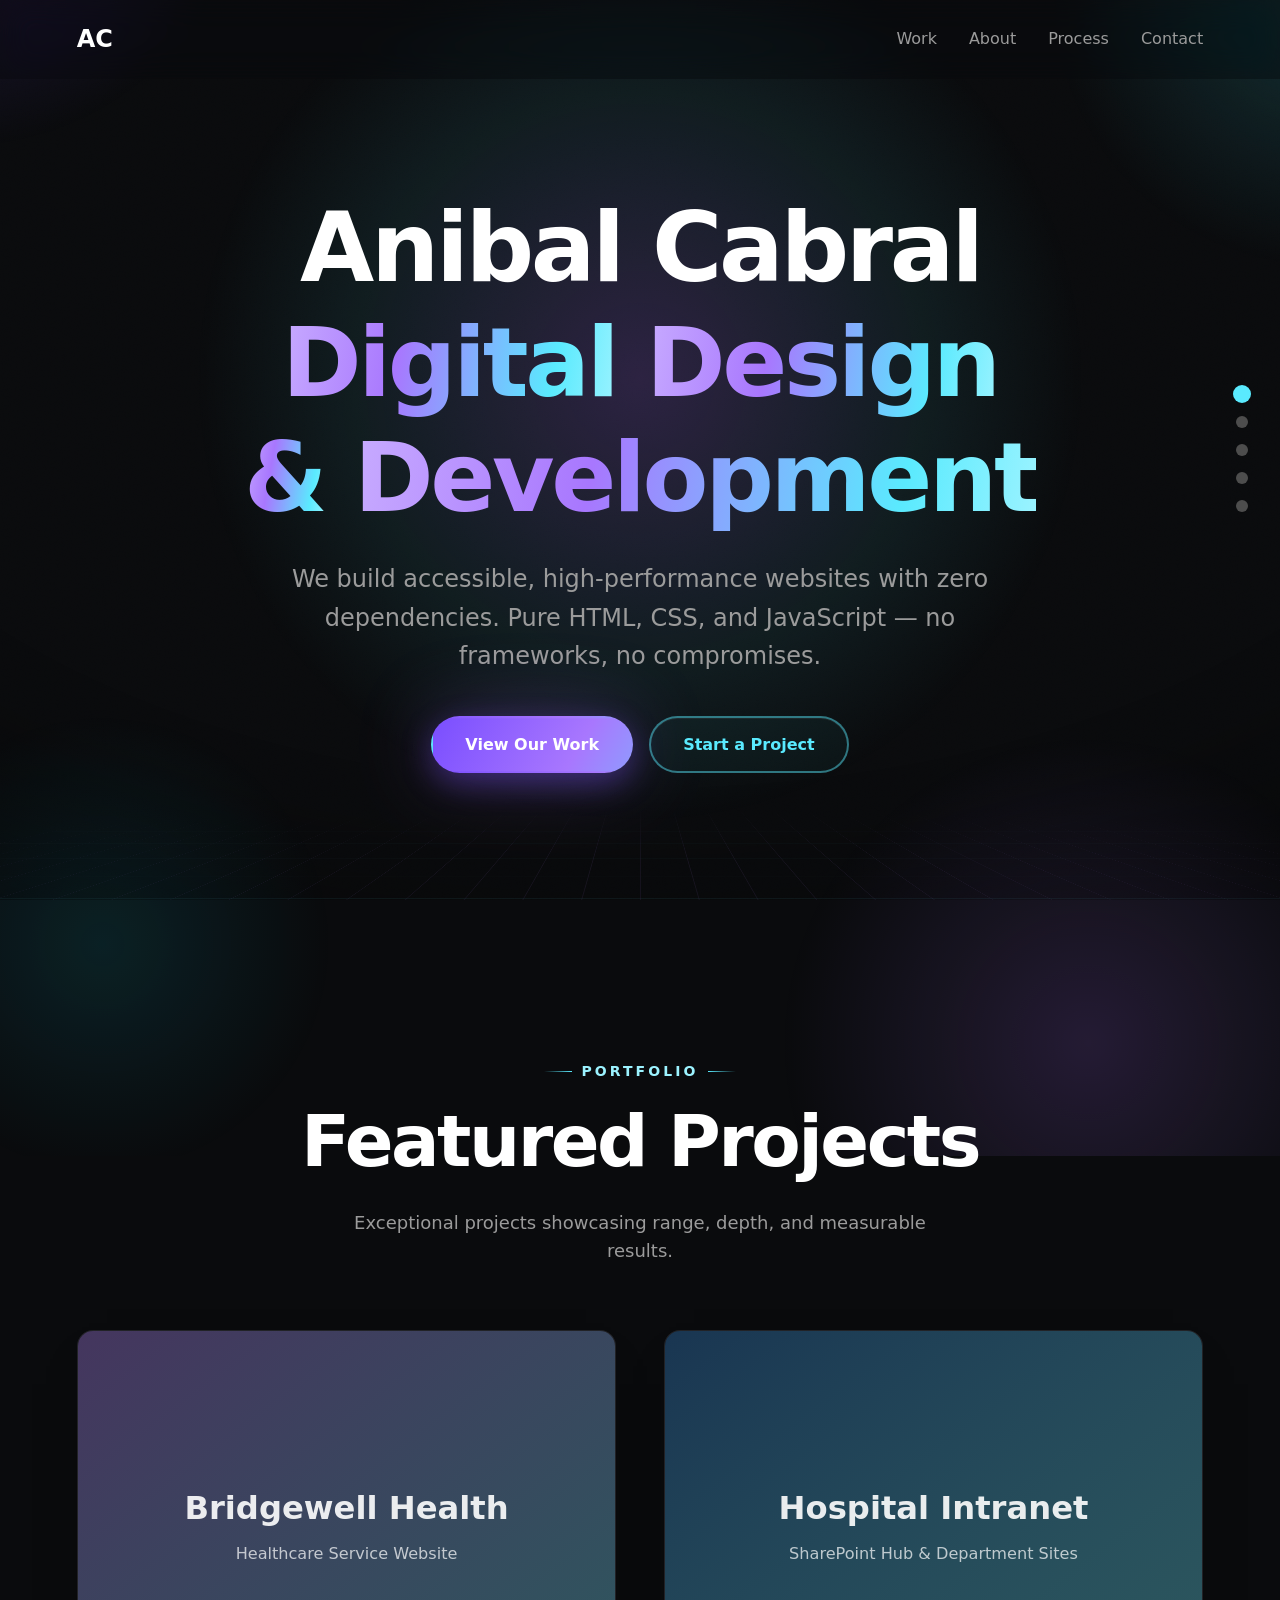
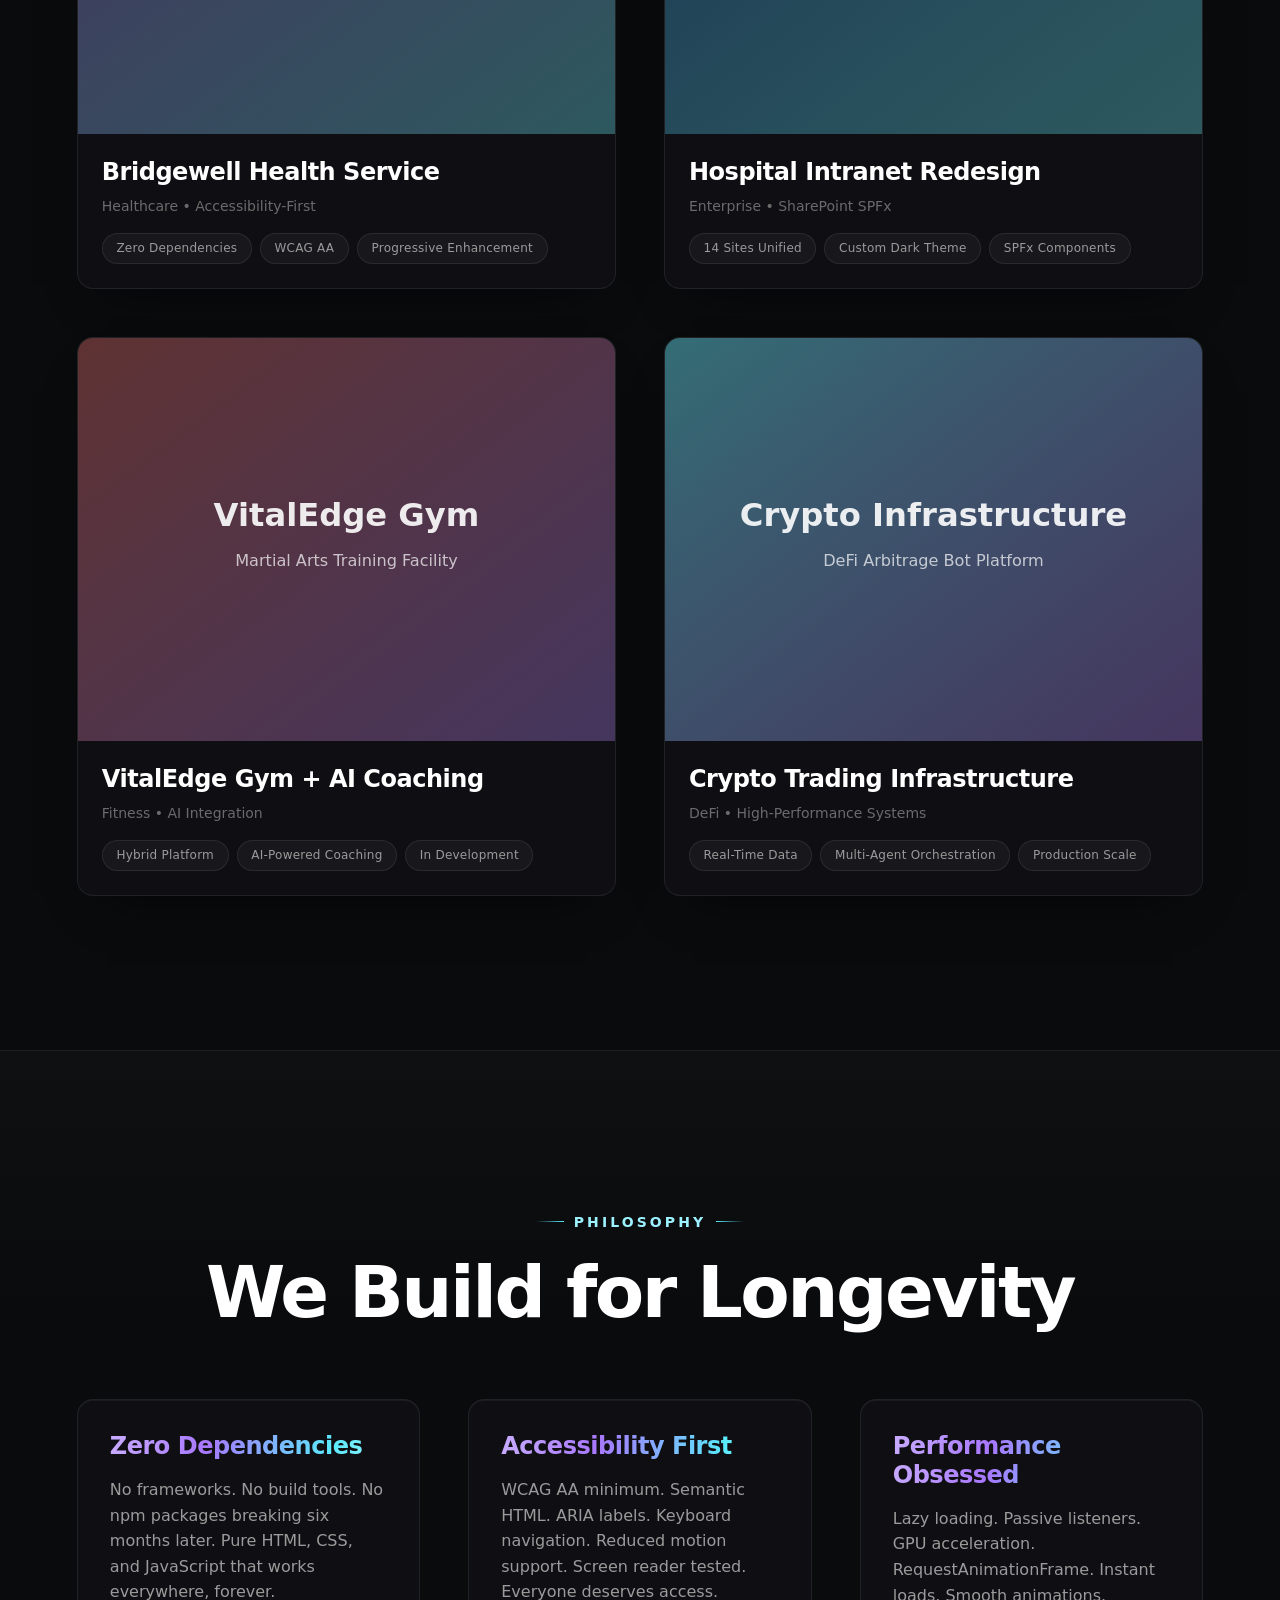
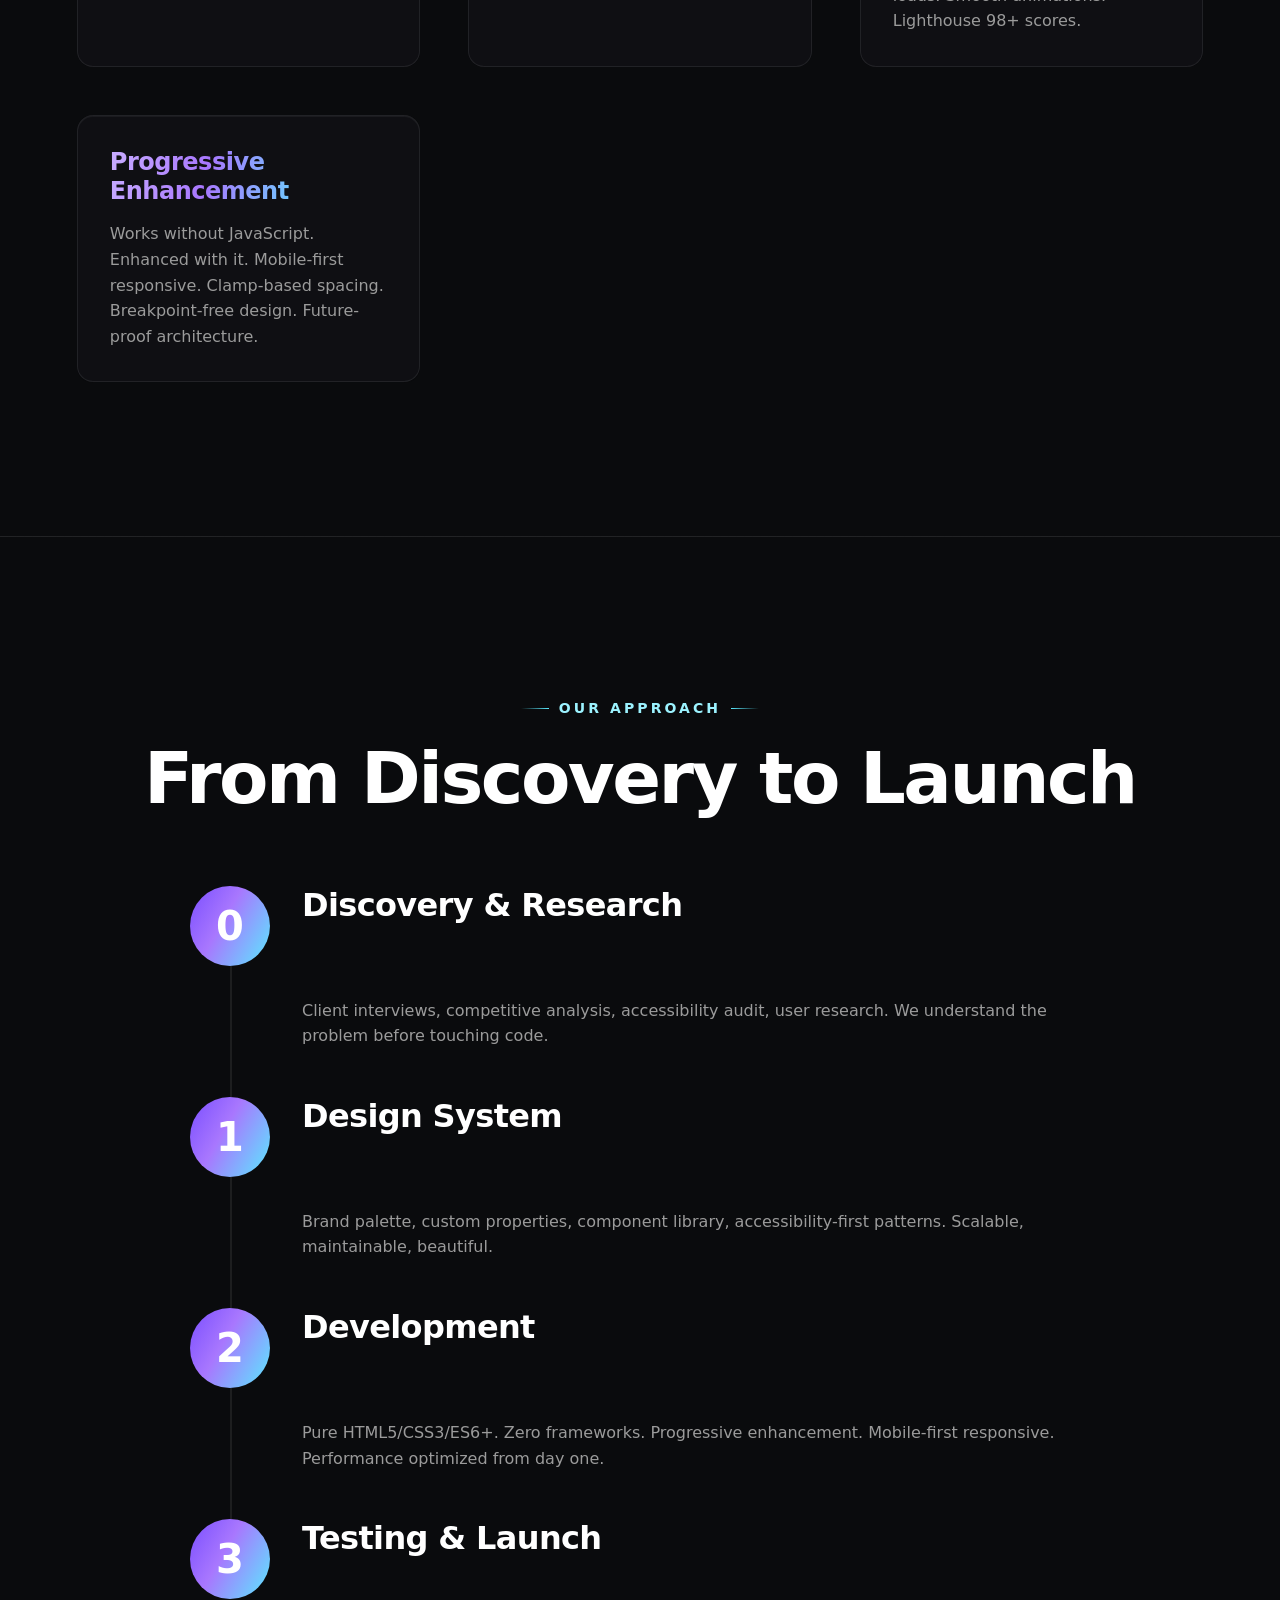
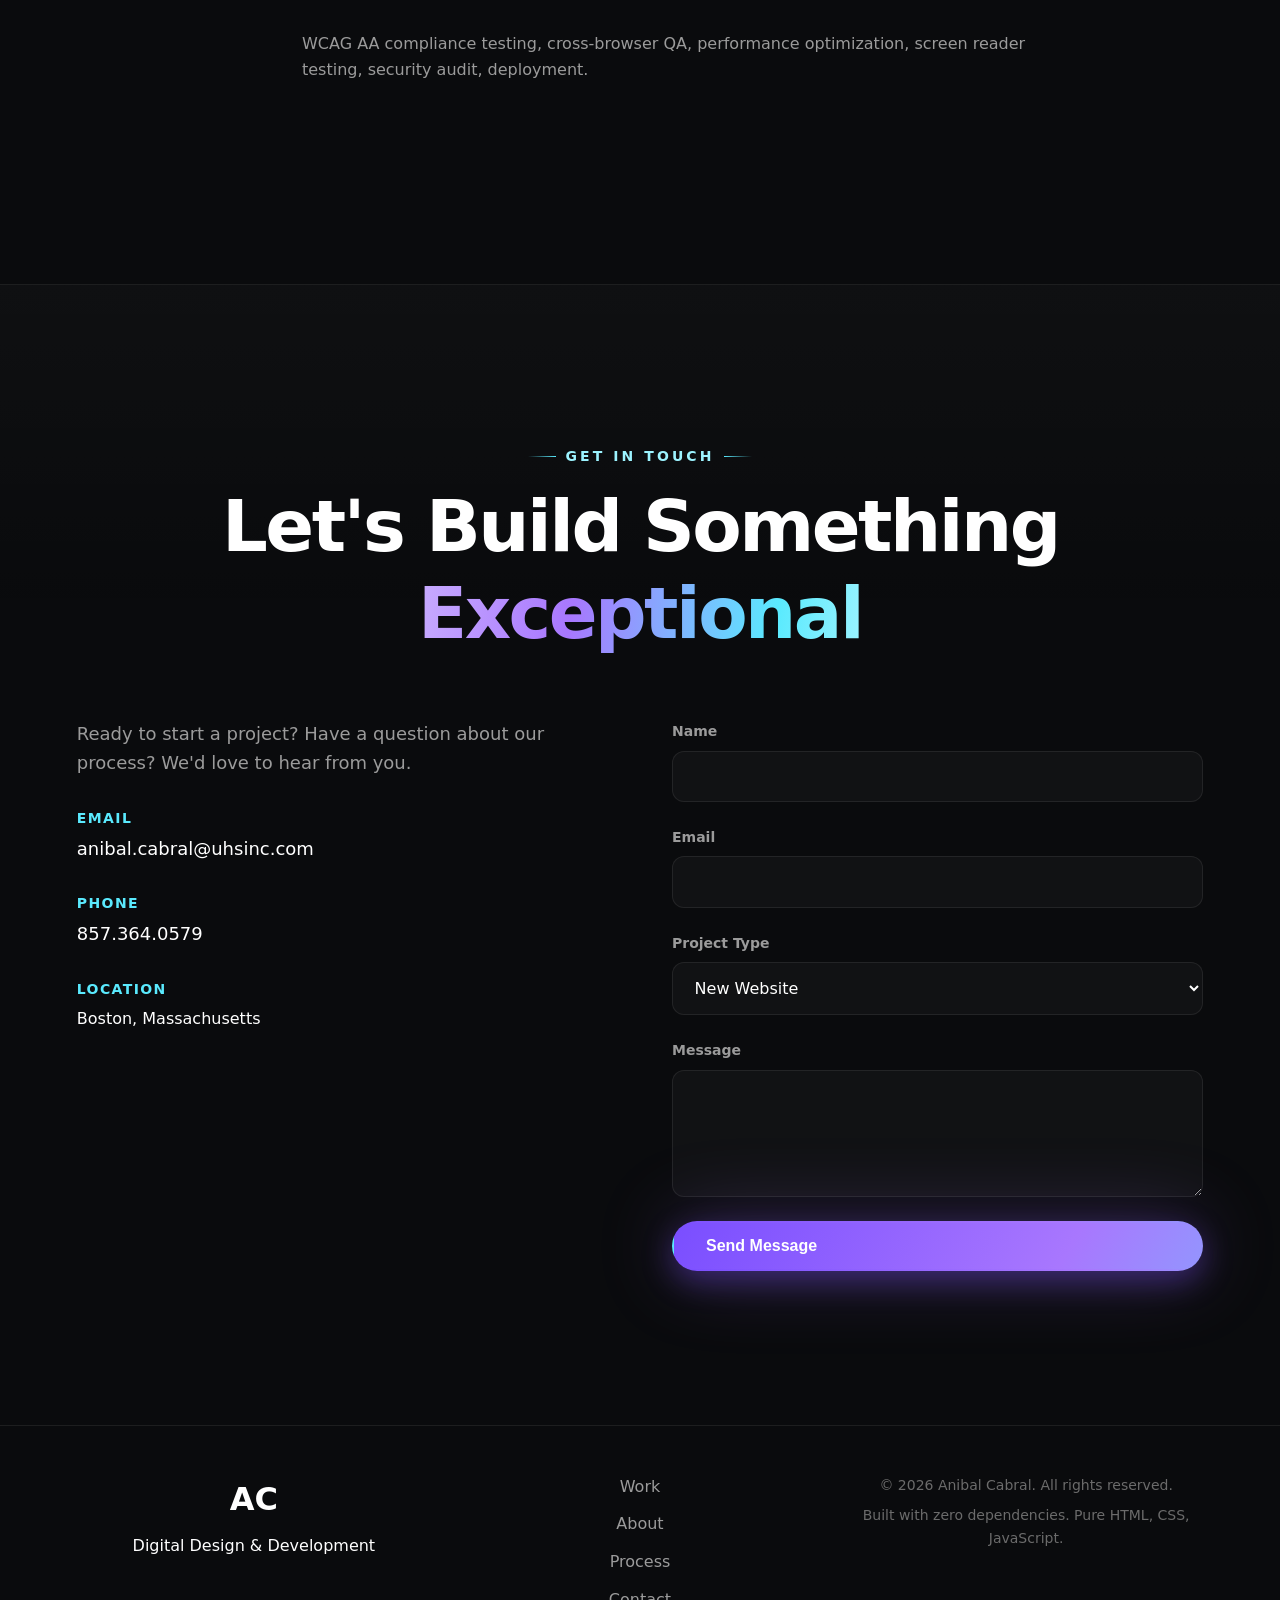
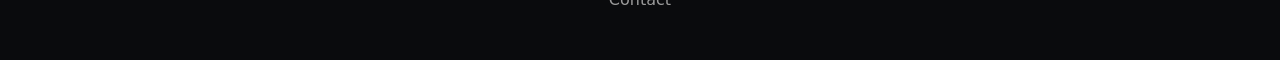
<file: index.html>
<!DOCTYPE html>
<html lang="en">
<head>
  <meta charset="UTF-8">
  <meta name="viewport" content="width=device-width, initial-scale=1.0">
  <meta name="description" content="Anibal Cabral — Digital Design & Development. We build accessible, high-performance websites with zero dependencies.">
  <meta name="author" content="Anibal Cabral">

  <!-- Open Graph -->
  <meta property="og:title" content="Anibal Cabral — Digital Design & Development">
  <meta property="og:description" content="We build accessible, high-performance websites with zero dependencies. Pure HTML, CSS, and JavaScript.">
  <meta property="og:type" content="website">
  <meta property="og:url" content="https://anibalcabral.com">

  <title>Anibal Cabral — Digital Design & Development</title>

  <link rel="stylesheet" href="assets/css/styles.css">
  <link rel="icon" type="image/svg+xml" href="assets/images/brand/favicon.svg">
</head>
<body>

  <!-- Skip Links (Accessibility) -->
  <a href="#main" class="skip-link">Skip to main content</a>

  <!-- Loading Animation -->
  <div class="app-loader" data-loader aria-hidden="true">
    <div class="loader-stage">
      <svg class="loader-mark" viewBox="0 0 64 64" aria-hidden="true">
        <path class="loader-arc loader-arc-purple" d="M32,9 A23,23 0 0,1 9,32"/>
        <path class="loader-arc loader-arc-aqua" d="M32,55 A23,23 0 0,1 55,32"/>
      </svg>
    </div>
  </div>

  <!-- Header -->
  <header class="site-header" data-header>
    <div class="container">
      <a href="/" class="logo" aria-label="Anibal Cabral Home">
        <span class="logo-text">AC</span>
      </a>

      <nav class="main-nav" data-nav>
        <button
          class="nav-toggle"
          data-nav-toggle
          aria-expanded="false"
          aria-controls="nav-menu"
          aria-label="Toggle navigation menu"
        >
          <span class="nav-toggle-icon" aria-hidden="true"></span>
        </button>

        <ul class="nav-menu" id="nav-menu" data-nav-menu>
          <li><a href="#work">Work</a></li>
          <li><a href="#about">About</a></li>
          <li><a href="#process">Process</a></li>
          <li><a href="#contact">Contact</a></li>
        </ul>
      </nav>
    </div>
  </header>

  <!-- Main Content -->
  <main id="main">

    <!-- Hero Section -->
    <section id="hero" class="hero hero--portfolio" data-parallax>
      <div class="cursor-spot" data-cursor aria-hidden="true"></div>
      <div class="hero-grid" aria-hidden="true"></div>
      <div class="hero-particles" data-particles aria-hidden="true"></div>
      <div class="hero-sweep" aria-hidden="true"></div>
      <div class="hero-vignette" aria-hidden="true"></div>

      <div class="container">
        <h1 class="hero-title" data-letters>
          <span class="ht-line">Anibal Cabral</span>
          <span class="ht-line gradient-text">Digital Design & Development</span>
        </h1>

        <p class="hero-lead" data-reveal>
          We build accessible, high-performance websites with zero dependencies.
          Pure HTML, CSS, and JavaScript — no frameworks, no compromises.
        </p>

        <div class="hero-cta" data-reveal>
          <a href="#work" class="cta-pill primary" data-magnetic>
            View Our Work
          </a>
          <a href="#contact" class="cta-pill secondary" data-magnetic>
            Start a Project
          </a>
        </div>
      </div>

      <div class="scroll-indicator" data-reveal>
        <span>Scroll to explore</span>
        <div class="scroll-arrow" aria-hidden="true">↓</div>
      </div>
    </section>

    <!-- Projects Section -->
    <section id="work" class="projects">
      <div class="container">
        <header class="section-head">
          <span class="overline">Portfolio</span>
          <h2 class="title-lg" data-letters>
            <span class="ht-line">Featured Projects</span>
          </h2>
          <p class="intro">
            Exceptional projects showcasing range, depth, and measurable results.
          </p>
        </header>

        <div class="project-grid">

          <!-- Project 1: Bridgewell -->
          <article class="project-card card-trace" data-tilt data-reveal>
            <figure class="project-visual">
              <img
                src="assets/images/projects/bridgewell-hero.svg"
                alt="Bridgewell Health Service website homepage"
                loading="lazy"
                width="800"
                height="600"
              >
              <div class="project-overlay">
                <a href="case-studies/bridgewell.html" class="cta-pill">
                  View Case Study <span aria-hidden="true">→</span>
                </a>
              </div>
            </figure>

            <div class="project-meta">
              <h3 class="project-title">Bridgewell Health Service</h3>
              <p class="project-type">Healthcare • Accessibility-First</p>
              <ul class="project-tags">
                <li>Zero Dependencies</li>
                <li>WCAG AA</li>
                <li>Progressive Enhancement</li>
              </ul>
            </div>
          </article>

          <!-- Project 2: Hospital Intranet -->
          <article class="project-card card-trace" data-tilt data-reveal>
            <figure class="project-visual">
              <img
                src="assets/images/projects/hospital-intranet-hero.svg"
                alt="Hospital intranet dashboard interface"
                loading="lazy"
                width="800"
                height="600"
              >
              <div class="project-overlay">
                <span class="cta-pill is-disabled" aria-disabled="true">
                  Coming Soon
                </span>
              </div>
            </figure>

            <div class="project-meta">
              <h3 class="project-title">Hospital Intranet Redesign</h3>
              <p class="project-type">Enterprise • SharePoint SPFx</p>
              <ul class="project-tags">
                <li>14 Sites Unified</li>
                <li>Custom Dark Theme</li>
                <li>SPFx Components</li>
              </ul>
            </div>
          </article>

          <!-- Project 3: VitalEdge Gym (Placeholder) -->
          <article class="project-card card-trace" data-tilt data-reveal>
            <figure class="project-visual">
              <img
                src="assets/images/projects/vitaledge-hero.svg"
                alt="VitalEdge Gym website and AI coaching platform"
                loading="lazy"
                width="800"
                height="600"
              >
              <div class="project-overlay">
                <span class="cta-pill is-disabled" aria-disabled="true">
                  Coming Soon
                </span>
              </div>
            </figure>

            <div class="project-meta">
              <h3 class="project-title">VitalEdge Gym + AI Coaching</h3>
              <p class="project-type">Fitness • AI Integration</p>
              <ul class="project-tags">
                <li>Hybrid Platform</li>
                <li>AI-Powered Coaching</li>
                <li>In Development</li>
              </ul>
            </div>
          </article>

          <!-- Project 4: Crypto Infrastructure (Placeholder) -->
          <article class="project-card card-trace" data-tilt data-reveal>
            <figure class="project-visual">
              <img
                src="assets/images/projects/crypto-infra-hero.svg"
                alt="Cryptocurrency trading infrastructure dashboard"
                loading="lazy"
                width="800"
                height="600"
              >
              <div class="project-overlay">
                <span class="cta-pill is-disabled" aria-disabled="true">
                  Coming Soon
                </span>
              </div>
            </figure>

            <div class="project-meta">
              <h3 class="project-title">Crypto Trading Infrastructure</h3>
              <p class="project-type">DeFi • High-Performance Systems</p>
              <ul class="project-tags">
                <li>Real-Time Data</li>
                <li>Multi-Agent Orchestration</li>
                <li>Production Scale</li>
              </ul>
            </div>
          </article>

        </div>
      </div>
    </section>

    <!-- About Section -->
    <section id="about" class="about">
      <div class="container">
        <header class="section-head">
          <span class="overline">Philosophy</span>
          <h2 class="title-lg" data-letters>
            <span class="ht-line">We Build for Longevity</span>
          </h2>
        </header>

        <div class="about-content">
          <div class="about-principle card-trace" data-reveal>
            <h3>Zero Dependencies</h3>
            <p>
              No frameworks. No build tools. No npm packages breaking six months later.
              Pure HTML, CSS, and JavaScript that works everywhere, forever.
            </p>
          </div>

          <div class="about-principle card-trace" data-reveal>
            <h3>Accessibility First</h3>
            <p>
              WCAG AA minimum. Semantic HTML. ARIA labels. Keyboard navigation.
              Reduced motion support. Screen reader tested. Everyone deserves access.
            </p>
          </div>

          <div class="about-principle card-trace" data-reveal>
            <h3>Performance Obsessed</h3>
            <p>
              Lazy loading. Passive listeners. GPU acceleration. RequestAnimationFrame.
              Instant loads. Smooth animations. Lighthouse 98+ scores.
            </p>
          </div>

          <div class="about-principle card-trace" data-reveal>
            <h3>Progressive Enhancement</h3>
            <p>
              Works without JavaScript. Enhanced with it. Mobile-first responsive.
              Clamp-based spacing. Breakpoint-free design. Future-proof architecture.
            </p>
          </div>
        </div>
      </div>
    </section>

    <!-- Process Section -->
    <section id="process" class="process">
      <div class="container">
        <header class="section-head">
          <span class="overline">Our Approach</span>
          <h2 class="title-lg" data-letters>
            <span class="ht-line">From Discovery to Launch</span>
          </h2>
        </header>

        <div class="process-timeline">
          <div class="phase" data-reveal>
            <div class="phase-number" data-counter data-target="1">1</div>
            <h3>Discovery & Research</h3>
            <p>
              Client interviews, competitive analysis, accessibility audit,
              user research. We understand the problem before touching code.
            </p>
          </div>

          <div class="phase" data-reveal>
            <div class="phase-number" data-counter data-target="2">2</div>
            <h3>Design System</h3>
            <p>
              Brand palette, custom properties, component library,
              accessibility-first patterns. Scalable, maintainable, beautiful.
            </p>
          </div>

          <div class="phase" data-reveal>
            <div class="phase-number" data-counter data-target="3">3</div>
            <h3>Development</h3>
            <p>
              Pure HTML5/CSS3/ES6+. Zero frameworks. Progressive enhancement.
              Mobile-first responsive. Performance optimized from day one.
            </p>
          </div>

          <div class="phase" data-reveal>
            <div class="phase-number" data-counter data-target="4">4</div>
            <h3>Testing & Launch</h3>
            <p>
              WCAG AA compliance testing, cross-browser QA, performance optimization,
              screen reader testing, security audit, deployment.
            </p>
          </div>
        </div>
      </div>
    </section>

    <!-- Contact Section -->
    <section id="contact" class="contact">
      <div class="container">
        <header class="section-head">
          <span class="overline">Get in Touch</span>
          <h2 class="title-lg" data-letters>
            <span class="ht-line">Let's Build Something</span>
            <span class="ht-line gradient-text">Exceptional</span>
          </h2>
        </header>

        <div class="contact-content">
          <div class="contact-info" data-reveal>
            <p class="contact-lead">
              Ready to start a project? Have a question about our process?
              We'd love to hear from you.
            </p>

            <div class="contact-methods">
              <div class="contact-method">
                <h3>Email</h3>
                <a href="mailto:anibal.cabral@uhsinc.com">anibal.cabral@uhsinc.com</a>
              </div>

              <div class="contact-method">
                <h3>Phone</h3>
                <a href="tel:+18573640579">857.364.0579</a>
              </div>

              <div class="contact-method">
                <h3>Location</h3>
                <p>Boston, Massachusetts</p>
              </div>
            </div>
          </div>

          <form class="contact-form" data-reveal action="/contact" method="POST">
            <div class="form-group">
              <label for="name">Name</label>
              <input
                type="text"
                id="name"
                name="name"
                required
                aria-required="true"
              >
            </div>

            <div class="form-group">
              <label for="email">Email</label>
              <input
                type="email"
                id="email"
                name="email"
                required
                aria-required="true"
              >
            </div>

            <div class="form-group">
              <label for="project">Project Type</label>
              <select id="project" name="project">
                <option value="new-website">New Website</option>
                <option value="redesign">Website Redesign</option>
                <option value="enterprise">Enterprise Application</option>
                <option value="ecommerce">E-Commerce</option>
                <option value="other">Other</option>
              </select>
            </div>

            <div class="form-group">
              <label for="message">Message</label>
              <textarea
                id="message"
                name="message"
                rows="5"
                required
                aria-required="true"
              ></textarea>
            </div>

            <button type="submit" class="cta-pill primary" data-magnetic>
              Send Message
            </button>
          </form>
        </div>
      </div>
    </section>

  </main>

  <!-- Footer -->
  <footer class="site-footer">
    <div class="container">
      <div class="footer-content">
        <div class="footer-brand">
          <div class="logo-text">AC</div>
          <p>Digital Design & Development</p>
        </div>

        <nav class="footer-nav">
          <ul>
            <li><a href="#work">Work</a></li>
            <li><a href="#about">About</a></li>
            <li><a href="#process">Process</a></li>
            <li><a href="#contact">Contact</a></li>
          </ul>
        </nav>

        <div class="footer-meta">
          <p>&copy; 2026 Anibal Cabral. All rights reserved.</p>
          <p>Built with zero dependencies. Pure HTML, CSS, JavaScript.</p>
        </div>
      </div>
    </div>
  </footer>

  <!-- Section Navigation Rail -->
  <nav class="section-rail" data-rail aria-label="Section navigation">
    <a href="#hero" class="rail-dot" data-rail-dot="hero" aria-label="Hero section">
      <span class="rail-label">Top</span>
    </a>
    <a href="#work" class="rail-dot" data-rail-dot="work" aria-label="Work section">
      <span class="rail-label">Work</span>
    </a>
    <a href="#about" class="rail-dot" data-rail-dot="about" aria-label="About section">
      <span class="rail-label">About</span>
    </a>
    <a href="#process" class="rail-dot" data-rail-dot="process" aria-label="Process section">
      <span class="rail-label">Process</span>
    </a>
    <a href="#contact" class="rail-dot" data-rail-dot="contact" aria-label="Contact section">
      <span class="rail-label">Contact</span>
    </a>
  </nav>

  <!-- Scroll Progress Bar -->
  <div class="scroll-progress" data-scroll-progress aria-hidden="true"></div>

  <script src="assets/js/main.js"></script>
</body>
</html>
</file>
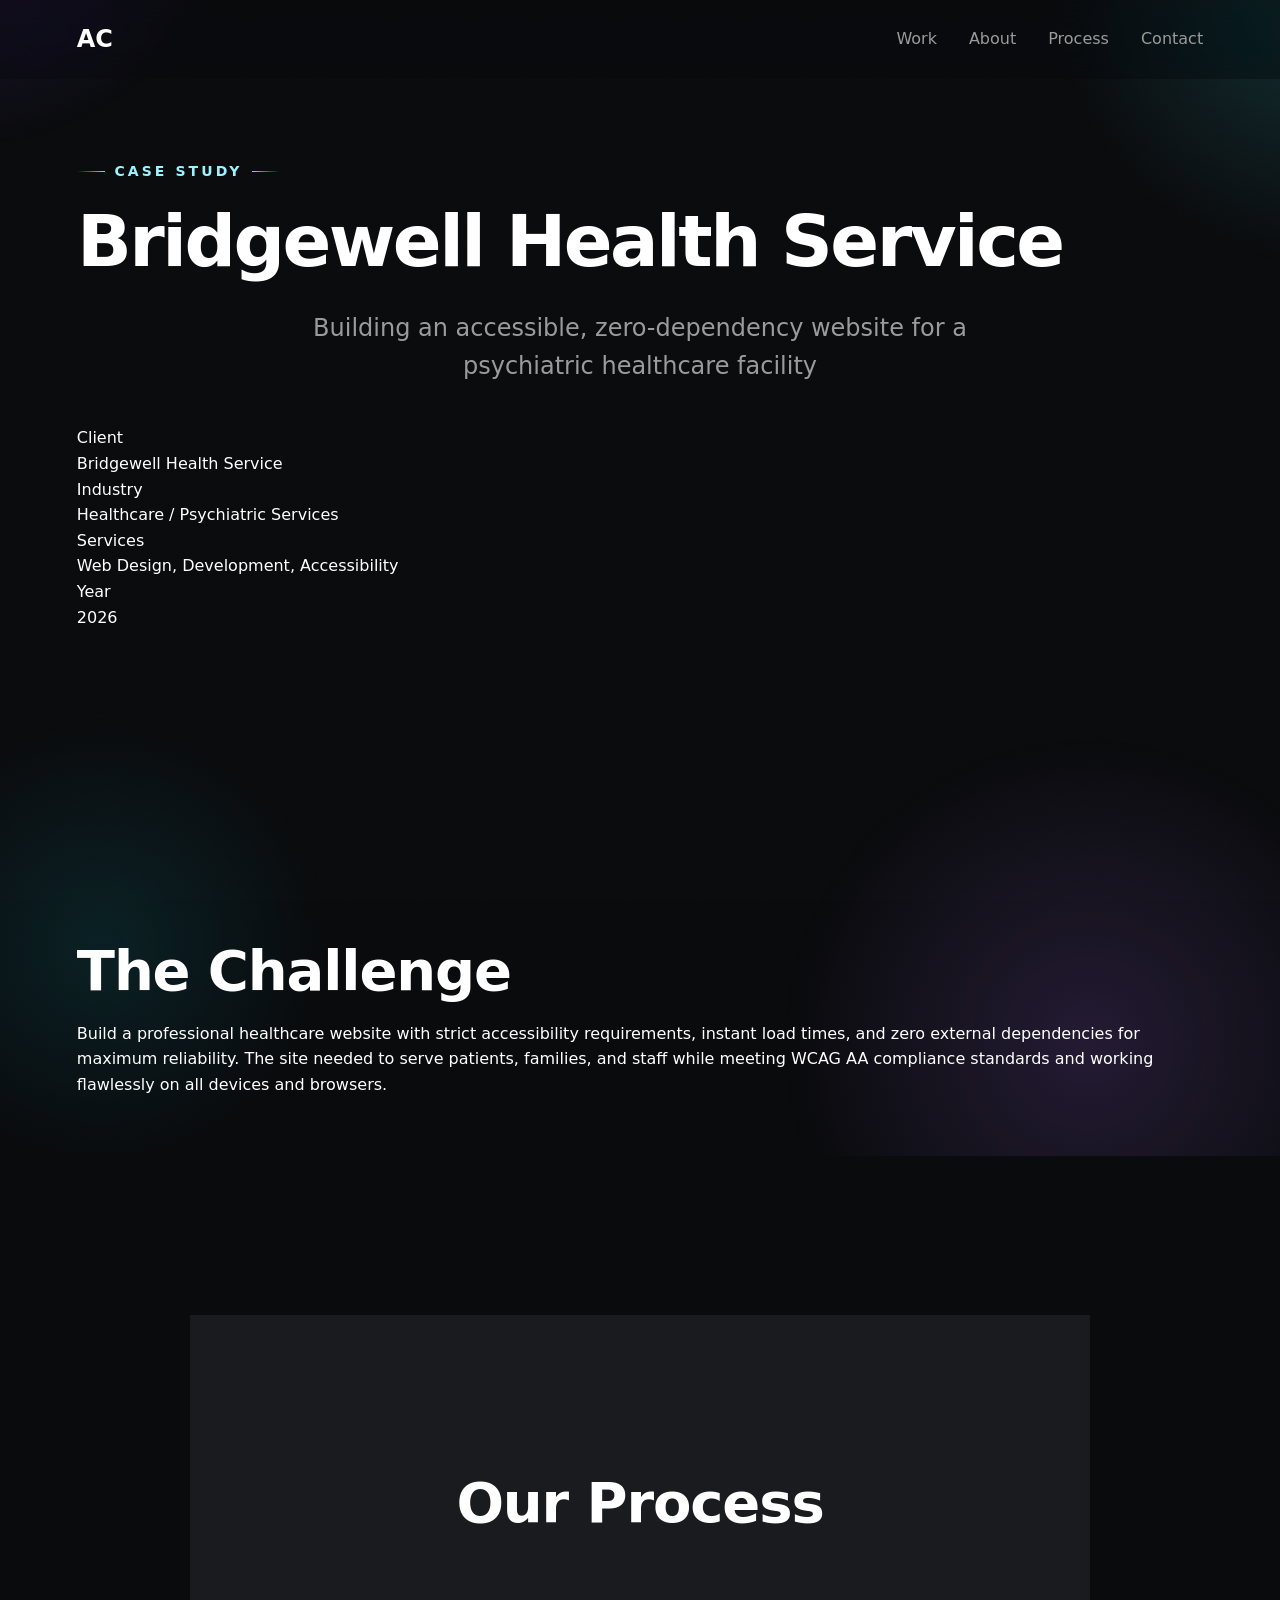
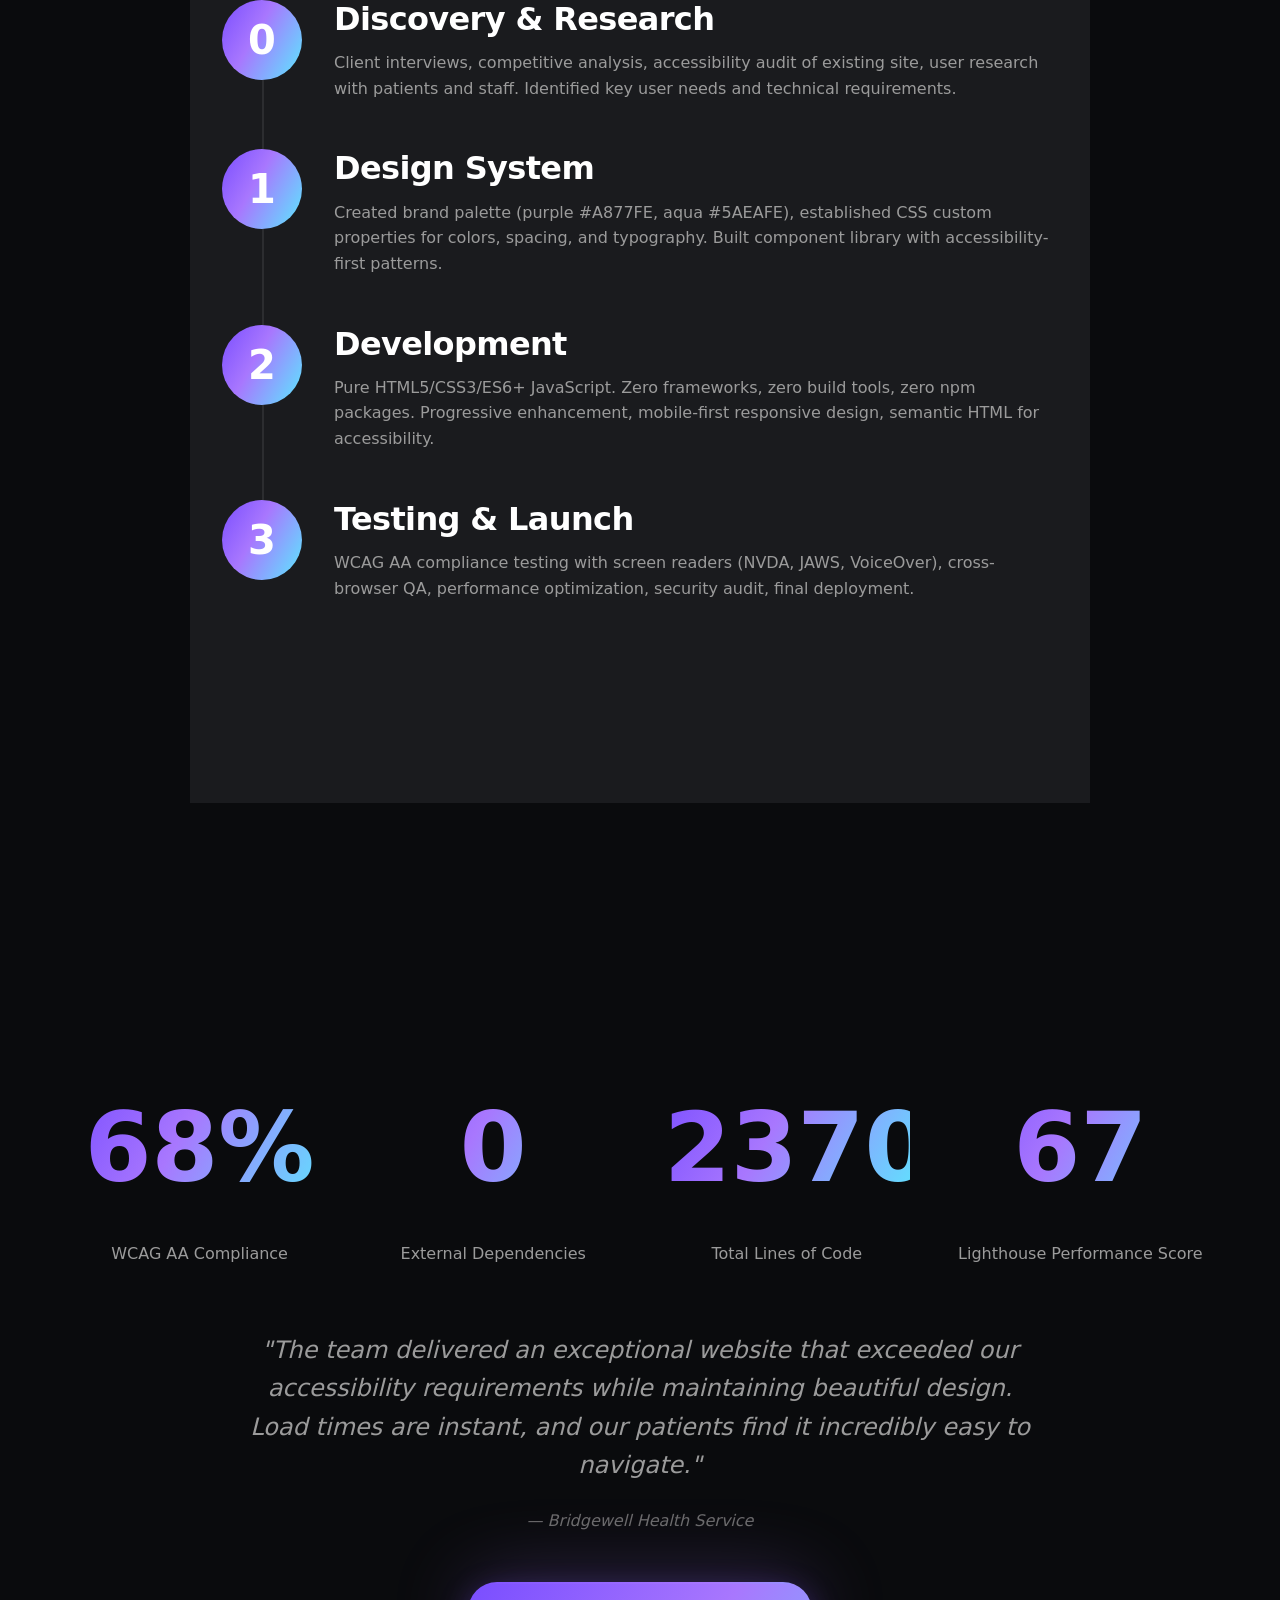
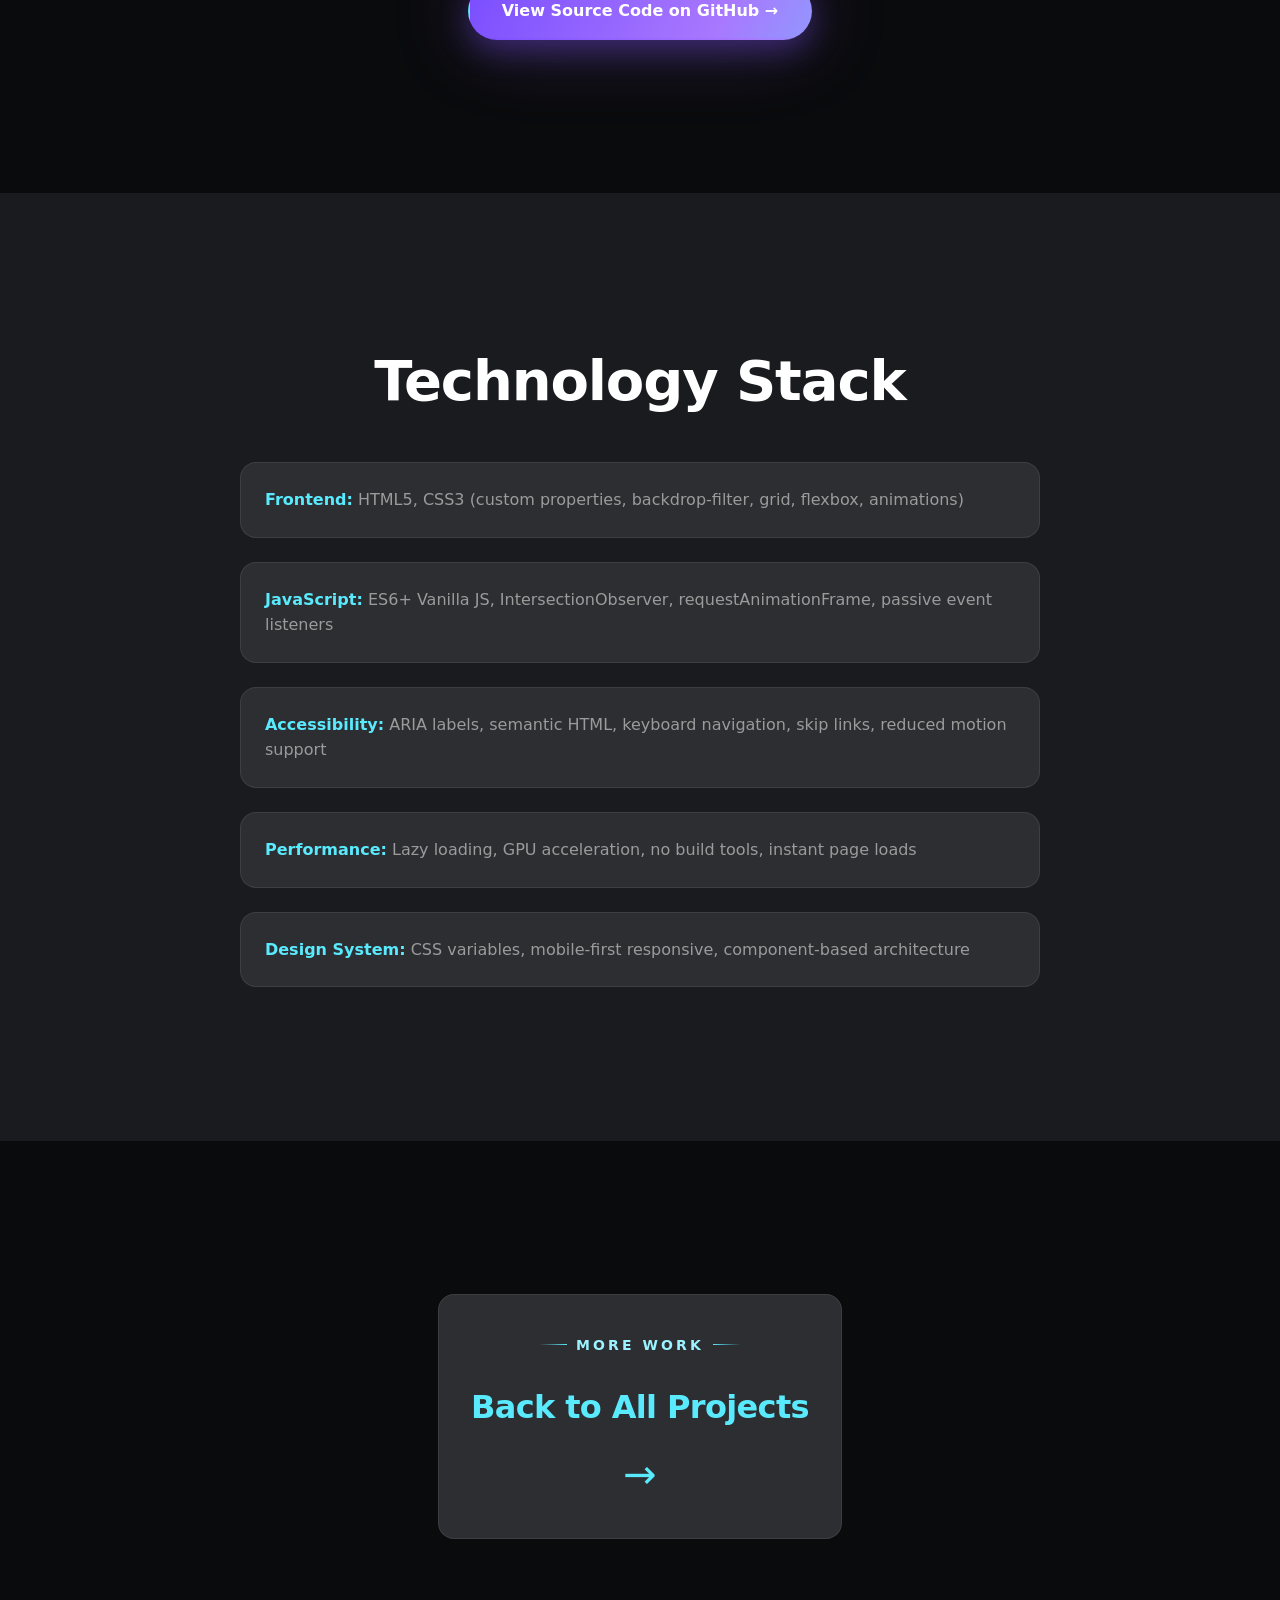
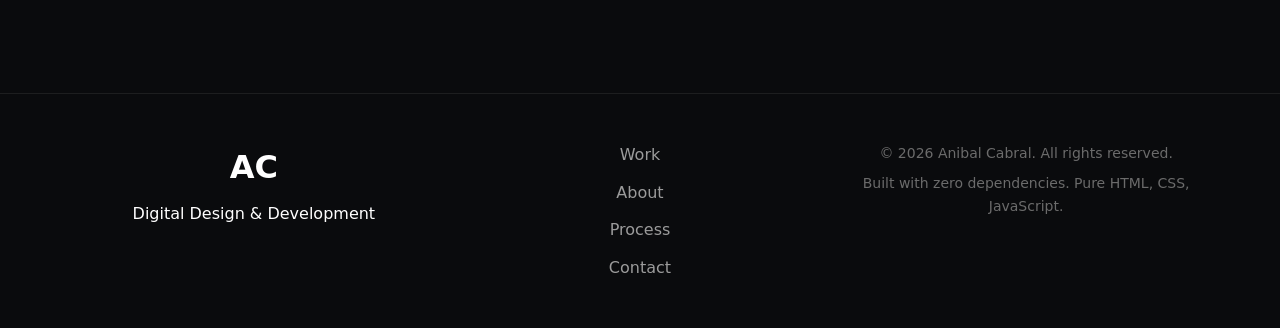
<file: case-studies/bridgewell.html>
<!DOCTYPE html>
<html lang="en">
<head>
  <meta charset="UTF-8">
  <meta name="viewport" content="width=device-width, initial-scale=1.0">
  <meta name="description" content="Bridgewell Health Service case study — Building an accessible, zero-dependency healthcare website">
  <title>Case Study: Bridgewell Health Service | Anibal Cabral</title>

  <link rel="stylesheet" href="../assets/css/styles.css">
  <link rel="icon" href="../assets/images/brand/favicon.svg" type="image/svg+xml">
</head>
<body>

  <a href="#main" class="skip-link">Skip to main content</a>

  <header class="site-header" data-header>
    <div class="container">
      <a href="../index.html" class="logo" aria-label="Anibal Cabral Home">
        <span class="logo-text">AC</span>
      </a>

      <nav class="main-nav" data-nav>
        <button
          class="nav-toggle"
          data-nav-toggle
          aria-expanded="false"
          aria-controls="nav-menu"
          aria-label="Toggle navigation menu"
        >
          <span class="nav-toggle-icon" aria-hidden="true"></span>
        </button>

        <ul class="nav-menu" id="nav-menu" data-nav-menu>
          <li><a href="../index.html#work">Work</a></li>
          <li><a href="../index.html#about">About</a></li>
          <li><a href="../index.html#process">Process</a></li>
          <li><a href="../index.html#contact">Contact</a></li>
        </ul>
      </nav>
    </div>
  </header>

  <main id="main">

    <!-- Case Study Hero -->
    <section class="case-hero section-gap">
      <div class="container">
        <span class="overline">Case Study</span>
        <h1 class="title-lg" data-letters>
          <span class="ht-line">Bridgewell Health Service</span>
        </h1>
        <p class="hero-lead">
          Building an accessible, zero-dependency website for a psychiatric healthcare facility
        </p>

        <dl class="case-meta">
          <div data-reveal>
            <dt>Client</dt>
            <dd>Bridgewell Health Service</dd>
          </div>
          <div data-reveal>
            <dt>Industry</dt>
            <dd>Healthcare / Psychiatric Services</dd>
          </div>
          <div data-reveal>
            <dt>Services</dt>
            <dd>Web Design, Development, Accessibility</dd>
          </div>
          <div data-reveal>
            <dt>Year</dt>
            <dd>2026</dd>
          </div>
        </dl>
      </div>
    </section>

    <!-- Challenge Section -->
    <section class="case-section section-gap">
      <div class="container">
        <h2 data-reveal>The Challenge</h2>
        <p data-reveal>
          Build a professional healthcare website with strict accessibility requirements,
          instant load times, and zero external dependencies for maximum reliability.
          The site needed to serve patients, families, and staff while meeting WCAG AA
          compliance standards and working flawlessly on all devices and browsers.
        </p>
      </div>
    </section>

    <!-- Process Section -->
    <section class="case-section process-timeline section-gap" style="background: var(--bg-secondary);">
      <div class="container">
        <h2 style="text-align: center; margin-bottom: 4rem;" data-reveal>Our Process</h2>

        <div class="phase" data-reveal>
          <div class="phase-number" data-counter data-target="1">1</div>
          <div>
            <h3>Discovery & Research</h3>
            <p>
              Client interviews, competitive analysis, accessibility audit of existing site,
              user research with patients and staff. Identified key user needs and technical
              requirements.
            </p>
          </div>
        </div>

        <div class="phase" data-reveal>
          <div class="phase-number" data-counter data-target="2">2</div>
          <div>
            <h3>Design System</h3>
            <p>
              Created brand palette (purple #A877FE, aqua #5AEAFE), established CSS custom
              properties for colors, spacing, and typography. Built component library with
              accessibility-first patterns.
            </p>
          </div>
        </div>

        <div class="phase" data-reveal>
          <div class="phase-number" data-counter data-target="3">3</div>
          <div>
            <h3>Development</h3>
            <p>
              Pure HTML5/CSS3/ES6+ JavaScript. Zero frameworks, zero build tools, zero npm
              packages. Progressive enhancement, mobile-first responsive design, semantic
              HTML for accessibility.
            </p>
          </div>
        </div>

        <div class="phase" data-reveal>
          <div class="phase-number" data-counter data-target="4">4</div>
          <div>
            <h3>Testing & Launch</h3>
            <p>
              WCAG AA compliance testing with screen readers (NVDA, JAWS, VoiceOver),
              cross-browser QA, performance optimization, security audit, final deployment.
            </p>
          </div>
        </div>
      </div>
    </section>

    <!-- Results Section -->
    <section class="case-section case-results section-gap">
      <div class="container">
        <h2 style="text-align: center; margin-bottom: 3rem;" data-reveal>The Results</h2>

        <div class="metrics-grid" style="display: grid; grid-template-columns: repeat(auto-fit, minmax(min(200px, 100%), 1fr)); gap: 3rem; margin-bottom: 4rem;">
          <div class="metric" style="text-align: center;" data-reveal>
            <div class="metric-value" style="font-size: var(--text-6xl); font-weight: 700; background: var(--gradient-hero); -webkit-background-clip: text; -webkit-text-fill-color: transparent; background-clip: text; color: transparent;" data-counter data-target="100" data-suffix="%">100%</div>
            <div class="metric-label" style="color: var(--text-secondary); margin-top: 1rem;">WCAG AA Compliance</div>
          </div>

          <div class="metric" style="text-align: center;" data-reveal>
            <div class="metric-value" style="font-size: var(--text-6xl); font-weight: 700; background: var(--gradient-hero); -webkit-background-clip: text; -webkit-text-fill-color: transparent; background-clip: text; color: transparent;" data-counter data-target="0">0</div>
            <div class="metric-label" style="color: var(--text-secondary); margin-top: 1rem;">External Dependencies</div>
          </div>

          <div class="metric" style="text-align: center;" data-reveal>
            <div class="metric-value" style="font-size: var(--text-6xl); font-weight: 700; background: var(--gradient-hero); -webkit-background-clip: text; -webkit-text-fill-color: transparent; background-clip: text; color: transparent;" data-counter data-target="3451">3,451</div>
            <div class="metric-label" style="color: var(--text-secondary); margin-top: 1rem;">Total Lines of Code</div>
          </div>

          <div class="metric" style="text-align: center;" data-reveal>
            <div class="metric-value" style="font-size: var(--text-6xl); font-weight: 700; background: var(--gradient-hero); -webkit-background-clip: text; -webkit-text-fill-color: transparent; background-clip: text; color: transparent;" data-counter data-target="98">98</div>
            <div class="metric-label" style="color: var(--text-secondary); margin-top: 1rem;">Lighthouse Performance Score</div>
          </div>
        </div>

        <div class="case-testimonial" style="max-width: 800px; margin-inline: auto; text-align: center;" data-reveal>
          <blockquote style="font-size: var(--text-xl); font-style: italic; color: var(--text-secondary); margin-bottom: 1.5rem;">
            "The team delivered an exceptional website that exceeded our accessibility
            requirements while maintaining beautiful design. Load times are instant,
            and our patients find it incredibly easy to navigate."
          </blockquote>
          <cite style="color: var(--text-muted);">— Bridgewell Health Service</cite>
        </div>

        <div style="text-align: center; margin-top: 3rem;" data-reveal>
          <a href="https://github.com/AnibalC1/bridgewell" class="cta-pill primary" data-magnetic>
            View Source Code on GitHub →
          </a>
        </div>
      </div>
    </section>

    <!-- Tech Stack Section -->
    <section class="case-section tech-stack section-gap" style="background: var(--bg-secondary);">
      <div class="container">
        <h2 style="text-align: center; margin-bottom: 3rem;" data-reveal>Technology Stack</h2>

        <ul class="tech-list" style="max-width: 800px; margin-inline: auto; display: grid; gap: 1.5rem; list-style: none;">
          <li style="padding: 1.5rem; background: var(--bg-card); border-radius: var(--radius-lg); border: 1px solid var(--border-color);" data-reveal>
            <strong style="color: var(--aqua);">Frontend:</strong>
            <span style="color: var(--text-secondary);"> HTML5, CSS3 (custom properties, backdrop-filter, grid, flexbox, animations)</span>
          </li>
          <li style="padding: 1.5rem; background: var(--bg-card); border-radius: var(--radius-lg); border: 1px solid var(--border-color);" data-reveal>
            <strong style="color: var(--aqua);">JavaScript:</strong>
            <span style="color: var(--text-secondary);"> ES6+ Vanilla JS, IntersectionObserver, requestAnimationFrame, passive event listeners</span>
          </li>
          <li style="padding: 1.5rem; background: var(--bg-card); border-radius: var(--radius-lg); border: 1px solid var(--border-color);" data-reveal>
            <strong style="color: var(--aqua);">Accessibility:</strong>
            <span style="color: var(--text-secondary);"> ARIA labels, semantic HTML, keyboard navigation, skip links, reduced motion support</span>
          </li>
          <li style="padding: 1.5rem; background: var(--bg-card); border-radius: var(--radius-lg); border: 1px solid var(--border-color);" data-reveal>
            <strong style="color: var(--aqua);">Performance:</strong>
            <span style="color: var(--text-secondary);"> Lazy loading, GPU acceleration, no build tools, instant page loads</span>
          </li>
          <li style="padding: 1.5rem; background: var(--bg-card); border-radius: var(--radius-lg); border: 1px solid var(--border-color);" data-reveal>
            <strong style="color: var(--aqua);">Design System:</strong>
            <span style="color: var(--text-secondary);"> CSS variables, mobile-first responsive, component-based architecture</span>
          </li>
        </ul>
      </div>
    </section>

    <!-- Next Project CTA -->
    <section class="case-section next-project section-gap">
      <div class="container" style="text-align: center;">
        <a href="../index.html#work" class="next-project-link" style="display: inline-block; padding: 2rem; background: var(--bg-card); border-radius: var(--radius-lg); border: 1px solid var(--border-color); transition: all var(--duration-base) var(--ease); text-decoration: none;" data-magnetic data-reveal>
          <span class="overline">More Work</span>
          <h3 style="margin: 1rem 0;">Back to All Projects</h3>
          <span class="arrow" style="font-size: var(--text-3xl); color: var(--aqua);">→</span>
        </a>
      </div>
    </section>

  </main>

  <footer class="site-footer">
    <div class="container">
      <div class="footer-content">
        <div class="footer-brand">
          <div class="logo-text">AC</div>
          <p>Digital Design & Development</p>
        </div>

        <nav class="footer-nav">
          <ul>
            <li><a href="../index.html#work">Work</a></li>
            <li><a href="../index.html#about">About</a></li>
            <li><a href="../index.html#process">Process</a></li>
            <li><a href="../index.html#contact">Contact</a></li>
          </ul>
        </nav>

        <div class="footer-meta">
          <p>&copy; 2026 Anibal Cabral. All rights reserved.</p>
          <p>Built with zero dependencies. Pure HTML, CSS, JavaScript.</p>
        </div>
      </div>
    </div>
  </footer>

  <div class="scroll-progress" data-scroll-progress aria-hidden="true"></div>

  <script src="../assets/js/main.js"></script>
</body>
</html>
</file>
<file: assets/css/styles.css>
/* ================================================================
   Anibal Cabral — Portfolio Site
   Foundation: Bridgewell Standards (Zero Dependencies, WCAG AA)
   Enhancements: 2026 Trends (Motion-First, Bold Typography)
   ================================================================ */

/* ================================================================
   CSS Custom Properties (Design System)
   ================================================================ */

:root {
  /* Brand Colors (Bridgewell Palette) */
  --purple: #a877fe;
  --purple-600: #7a4eff;
  --aqua: #5aeafe;
  --aqua-600: #2cd9f0;

  /* 2026 Accent Colors */
  --accent-energy: #ff6b6b;
  --accent-trust: #4ecdc4;

  /* Grayscale */
  --gray-900: #0a0b0d;
  --gray-800: #1a1b1e;
  --gray-700: #2d2e32;
  --gray-600: #4d4d4d;
  --gray-500: #6b6b6b;
  --gray-400: #9b9b9b;
  --gray-300: #cccccc;
  --gray-200: #e1e1e1;
  --gray-100: #f8f9fa;
  --white: #ffffff;

  /* Semantic Colors */
  --bg-primary: var(--gray-900);
  --bg-secondary: var(--gray-800);
  --bg-card: var(--gray-700);
  --text-primary: var(--white);
  --text-secondary: var(--gray-400);
  --text-muted: var(--gray-500);
  --border-color: rgba(255, 255, 255, 0.08);

  /* Extended brand ramp */
  --purple-300: #c8acff;
  --aqua-300: #9cf3ff;

  /* Gradients */
  --gradient-hero: linear-gradient(120deg, var(--purple-600) 0%, var(--purple) 42%, var(--aqua) 100%);
  --gradient-accent: linear-gradient(115deg, var(--accent-energy), var(--accent-trust));
  --gradient-text: linear-gradient(100deg, var(--purple-300) 0%, var(--purple) 35%, var(--aqua) 80%, var(--aqua-300) 100%);
  --gradient-sheen: linear-gradient(180deg, rgba(255, 255, 255, 0.09), rgba(255, 255, 255, 0) 60%);

  /* Glass + glow (premium surfaces) */
  --glass-bg: rgba(20, 21, 27, 0.55);
  --glass-border: rgba(255, 255, 255, 0.10);
  --hairline: rgba(255, 255, 255, 0.08);
  --glow-purple: 0 0 80px rgba(168, 119, 254, 0.28);
  --glow-aqua: 0 0 70px rgba(90, 234, 254, 0.22);

  /* Typography Scale (2026 Bold Headlines) */
  --font-display: 'Sora', system-ui, -apple-system, sans-serif;
  --font-body: system-ui, -apple-system, BlinkMacSystemFont, 'Segoe UI', sans-serif;

  --text-display: clamp(4rem, 12vw, 10rem);
  --text-6xl: clamp(3rem, 8vw, 6rem);
  --text-5xl: clamp(2.5rem, 6vw, 4.5rem);
  --text-4xl: clamp(2rem, 5vw, 3.5rem);
  --text-3xl: clamp(1.75rem, 4vw, 2.5rem);
  --text-2xl: clamp(1.5rem, 3vw, 2rem);
  --text-xl: clamp(1.25rem, 2.5vw, 1.5rem);
  --text-lg: 1.125rem;
  --text-base: 1rem;
  --text-sm: 0.875rem;
  --text-xs: 0.75rem;

  /* Spacing */
  --gutter: clamp(1.25rem, 3vw, 2rem);
  --container: clamp(1100px, 88vw, 1320px);
  --section-gap: clamp(6rem, 12vw, 10rem);
  --card-gap: clamp(2rem, 4vw, 3rem);

  /* Border Radius */
  --radius-xs: 4px;
  --radius-sm: 8px;
  --radius-md: 12px;
  --radius-lg: 16px;
  --radius-xl: 24px;
  --radius-pill: 99px;

  /* Shadows */
  --shadow-sm: 0 2px 8px rgba(0, 0, 0, 0.1);
  --shadow-md: 0 4px 16px rgba(0, 0, 0, 0.15);
  --shadow-lg: 0 12px 30px rgba(0, 0, 0, 0.25);
  --shadow-glow: 0 0 40px rgba(168, 119, 254, 0.3);

  /* Transitions */
  --ease: cubic-bezier(0.4, 0, 0.2, 1);
  --ease-in: cubic-bezier(0.4, 0, 1, 1);
  --ease-out: cubic-bezier(0, 0, 0.2, 1);
  --ease-bounce: cubic-bezier(0.68, -0.55, 0.265, 1.55);

  --duration-fast: 150ms;
  --duration-base: 250ms;
  --duration-slow: 350ms;
  --duration-slower: 500ms;

  /* Z-Index Scale */
  --z-base: 1;
  --z-dropdown: 100;
  --z-sticky: 200;
  --z-fixed: 300;
  --z-modal: 400;
  --z-popover: 500;
  --z-tooltip: 600;
}

/* ================================================================
   Reset & Base Styles
   ================================================================ */

*,
*::before,
*::after {
  box-sizing: border-box;
  margin: 0;
  padding: 0;
}

html {
  font-size: 16px;
  scroll-behavior: smooth;
  -webkit-font-smoothing: antialiased;
  -moz-osx-font-smoothing: grayscale;
}

@media (prefers-reduced-motion: reduce) {
  html {
    scroll-behavior: auto;
  }
}

body {
  font-family: var(--font-body);
  font-size: var(--text-base);
  line-height: 1.6;
  color: var(--text-primary);
  background: var(--bg-primary);
  overflow-x: hidden;
  position: relative;
}

/* Ambient aurora — a fixed, slowly drifting field of brand light that sits
   behind everything. The single biggest lift toward a premium feel. */
body::before {
  content: '';
  position: fixed;
  inset: -20vmax;
  z-index: -2;
  pointer-events: none;
  background:
    radial-gradient(38vmax 38vmax at 12% 8%, rgba(122, 78, 255, 0.22), transparent 60%),
    radial-gradient(34vmax 34vmax at 88% 18%, rgba(90, 234, 254, 0.16), transparent 62%),
    radial-gradient(40vmax 40vmax at 75% 92%, rgba(168, 119, 254, 0.16), transparent 60%),
    radial-gradient(30vmax 30vmax at 20% 85%, rgba(44, 217, 240, 0.10), transparent 60%);
  filter: saturate(120%);
  animation: aurora-drift 26s ease-in-out infinite alternate;
}

/* Fine film grain — kills banding on the gradients and reads as expensive. */
body::after {
  content: '';
  position: fixed;
  inset: 0;
  z-index: -1;
  pointer-events: none;
  opacity: 0.035;
  mix-blend-mode: overlay;
  background-image: url("data:image/svg+xml,%3Csvg xmlns='http://www.w3.org/2000/svg' width='140' height='140'%3E%3Cfilter id='n'%3E%3CfeTurbulence type='fractalNoise' baseFrequency='0.85' numOctaves='4' stitchTiles='stitch'/%3E%3C/filter%3E%3Crect width='100%25' height='100%25' filter='url(%23n)'/%3E%3C/svg%3E");
}

@keyframes aurora-drift {
  0%   { transform: translate3d(0, 0, 0) scale(1); }
  50%  { transform: translate3d(2%, -2%, 0) scale(1.08); }
  100% { transform: translate3d(-2%, 1%, 0) scale(1.04); }
}

/* ================================================================
   Accessibility
   ================================================================ */

.skip-link {
  position: absolute;
  top: -100%;
  left: 0;
  padding: 1rem 1.5rem;
  background: var(--purple);
  color: var(--white);
  text-decoration: none;
  font-weight: 600;
  z-index: var(--z-tooltip);
  border-radius: 0 0 var(--radius-sm) 0;
}

.skip-link:focus {
  top: 0;
}

:focus-visible {
  outline: 2px solid var(--aqua);
  outline-offset: 4px;
}

@media (prefers-reduced-motion: reduce) {
  *,
  *::before,
  *::after {
    animation-duration: 0.01ms !important;
    animation-iteration-count: 1 !important;
    transition-duration: 0.01ms !important;
  }
}

/* ================================================================
   Typography
   ================================================================ */

h1, h2, h3, h4, h5, h6 {
  font-family: var(--font-display);
  font-weight: 700;
  line-height: 1.2;
  margin-bottom: 1rem;
  overflow-wrap: break-word;
  letter-spacing: -0.02em;
  text-wrap: balance;
}

h1, .title-lg, .hero-title {
  letter-spacing: -0.035em;
}

h1 { font-size: var(--text-6xl); }
h2 { font-size: var(--text-4xl); }
h3 { font-size: var(--text-2xl); }
h4 { font-size: var(--text-xl); }
h5 { font-size: var(--text-lg); }
h6 { font-size: var(--text-base); }

p {
  margin-bottom: 1rem;
}

a {
  color: var(--aqua);
  text-decoration: none;
  transition: color var(--duration-base) var(--ease);
}

a:hover {
  color: var(--aqua-600);
}

/* ================================================================
   Layout Utilities
   ================================================================ */

.container {
  width: min(var(--container), 100% - var(--gutter) * 2);
  margin-inline: auto;
  /* Prevent grid/flex min-content from forcing the container wider than the
     viewport (the hero is a grid context, where min-width defaults to auto). */
  min-width: 0;
}

.section-gap {
  padding-block: var(--section-gap);
}

/* ================================================================
   Loading Animation
   ================================================================ */

.app-loader {
  position: fixed;
  inset: 0;
  background: var(--bg-primary);
  display: grid;
  place-items: center;
  z-index: var(--z-modal);
  transition: opacity var(--duration-slow) var(--ease),
              visibility 0ms var(--duration-slow);
}

.app-loader[data-loaded] {
  opacity: 0;
  visibility: hidden;
}

.loader-stage {
  width: 64px;
  height: 64px;
  animation: pulse 1.5s ease-in-out infinite;
}

.loader-mark {
  width: 100%;
  height: 100%;
}

.loader-arc {
  fill: none;
  stroke-width: 3;
  stroke-linecap: round;
  animation: spin 2s linear infinite;
  transform-origin: center;
}

.loader-arc-purple {
  stroke: var(--purple);
}

.loader-arc-aqua {
  stroke: var(--aqua);
  animation-direction: reverse;
}

@keyframes spin {
  to { transform: rotate(360deg); }
}

@keyframes pulse {
  0%, 100% { opacity: 1; transform: scale(1); }
  50% { opacity: 0.8; transform: scale(0.95); }
}

/* ================================================================
   Header
   ================================================================ */

.site-header {
  position: fixed;
  top: 0;
  left: 0;
  right: 0;
  z-index: var(--z-sticky);
  background: rgba(10, 11, 13, 0.45);
  border-bottom: 1px solid transparent;
  backdrop-filter: blur(16px) saturate(160%);
  -webkit-backdrop-filter: blur(16px) saturate(160%);
  transition: transform var(--duration-base) var(--ease),
              background var(--duration-base) var(--ease),
              border-color var(--duration-base) var(--ease),
              box-shadow var(--duration-base) var(--ease);
}

.site-header[data-scrolled] {
  background: rgba(10, 11, 13, 0.72);
  border-bottom-color: var(--hairline);
  box-shadow: 0 8px 30px rgba(0, 0, 0, 0.35);
}

.site-header .container {
  display: flex;
  align-items: center;
  justify-content: space-between;
  padding-block: 1.25rem;
}

.logo {
  font-family: var(--font-display);
  font-size: var(--text-xl);
  font-weight: 700;
  color: var(--text-primary);
  transition: color var(--duration-base) var(--ease);
}

.logo:hover {
  color: var(--aqua);
}

.main-nav {
  display: flex;
  align-items: center;
  gap: 2rem;
}

.nav-toggle {
  display: none;
  background: none;
  border: none;
  cursor: pointer;
  padding: 0.5rem;
}

.nav-toggle-icon {
  display: block;
  width: 24px;
  height: 2px;
  background: var(--text-primary);
  position: relative;
  transition: background var(--duration-base) var(--ease);
}

.nav-toggle-icon::before,
.nav-toggle-icon::after {
  content: '';
  position: absolute;
  left: 0;
  width: 100%;
  height: 2px;
  background: var(--text-primary);
  transition: transform var(--duration-base) var(--ease);
}

.nav-toggle-icon::before { top: -8px; }
.nav-toggle-icon::after { bottom: -8px; }

.nav-toggle[aria-expanded="true"] .nav-toggle-icon {
  background: transparent;
}

.nav-toggle[aria-expanded="true"] .nav-toggle-icon::before {
  transform: rotate(45deg) translate(5px, 6px);
}

.nav-toggle[aria-expanded="true"] .nav-toggle-icon::after {
  transform: rotate(-45deg) translate(5px, -6px);
}

.nav-menu {
  display: flex;
  gap: 2rem;
  list-style: none;
}

.nav-menu a {
  color: var(--text-secondary);
  font-weight: 500;
  transition: color var(--duration-base) var(--ease);
}

.nav-menu a:hover {
  color: var(--text-primary);
}

@media (max-width: 768px) {
  .nav-toggle {
    display: block;
  }

  .nav-menu {
    position: fixed;
    top: 73px;
    right: -100%;
    width: min(320px, 100%);
    height: calc(100vh - 73px);
    background: var(--bg-secondary);
    flex-direction: column;
    padding: 2rem;
    transition: right var(--duration-slow) var(--ease);
    box-shadow: var(--shadow-lg);
  }

  .nav-menu[data-expanded] {
    right: 0;
  }
}

/* ================================================================
   Hero Section
   ================================================================ */

.hero {
  position: relative;
  min-height: 100vh;
  display: grid;
  place-items: center;
  padding-block: 8rem 4rem;
  overflow: hidden;
}

/* Soft brand halo bloom behind the hero headline (parallax via --px/--py) */
.hero::before {
  content: '';
  position: absolute;
  width: min(900px, 90vw);
  aspect-ratio: 1;
  left: calc(50% + var(--px, 0) * 50px);
  top: calc(42% + var(--py, 0) * 50px);
  translate: -50% -50%;
  background: radial-gradient(circle, rgba(168, 119, 254, 0.22), rgba(90, 234, 254, 0.08) 45%, transparent 70%);
  pointer-events: none;
  z-index: 0;
  transition: left 0.4s var(--ease-out), top 0.4s var(--ease-out);
  animation: halo-pulse 9s ease-in-out infinite alternate;
}

.hero .container {
  position: relative;
  z-index: 3;
}

@keyframes halo-pulse {
  from { opacity: 0.65; scale: 0.95; }
  to   { opacity: 1; scale: 1.08; }
}

/* Perspective light-grid floor receding into the distance */
.hero-grid {
  position: absolute;
  left: -25%;
  right: -25%;
  bottom: -2%;
  height: 62%;
  z-index: 0;
  pointer-events: none;
  background-image:
    linear-gradient(to right, rgba(168, 119, 254, 0.16) 1px, transparent 1px),
    linear-gradient(to bottom, rgba(90, 234, 254, 0.13) 1px, transparent 1px);
  background-size: 64px 64px;
  transform: perspective(420px) rotateX(62deg);
  transform-origin: bottom center;
  translate: calc(var(--px, 0) * -24px) 0;
  transition: translate 0.4s var(--ease-out);
  -webkit-mask-image: radial-gradient(120% 100% at 50% 100%, #000 30%, transparent 78%);
  mask-image: radial-gradient(120% 100% at 50% 100%, #000 30%, transparent 78%);
  opacity: 0.55;
  animation: grid-flow 7s linear infinite;
}

@keyframes grid-flow {
  from { background-position: 0 0; }
  to   { background-position: 0 64px; }
}

/* One-time cinematic light sweep across the hero on entrance */
.hero-sweep {
  position: absolute;
  inset: 0;
  z-index: 1;
  pointer-events: none;
  background: linear-gradient(
    74deg,
    transparent 38%,
    rgba(255, 255, 255, 0.05) 47%,
    rgba(168, 119, 254, 0.12) 50%,
    rgba(90, 234, 254, 0.08) 53%,
    transparent 62%
  );
  opacity: 0;
  animation: hero-sweep 2.6s var(--ease-out) 0.35s both;
}

@keyframes hero-sweep {
  0%   { opacity: 0; transform: translateX(-55%); }
  25%  { opacity: 1; }
  100% { opacity: 0; transform: translateX(55%); }
}

/* Filmic vignette to frame the composition */
.hero-vignette {
  position: absolute;
  inset: 0;
  z-index: 2;
  pointer-events: none;
  background: radial-gradient(125% 95% at 50% 38%, transparent 52%, rgba(0, 0, 0, 0.55) 100%);
}

/* Atmospheric particle field (motes injected by JS) */
.hero-particles {
  position: absolute;
  inset: 0;
  z-index: 0;
  pointer-events: none;
  overflow: hidden;
}

.mote {
  position: absolute;
  border-radius: 50%;
  background: currentColor;
  color: var(--purple-300);
  opacity: 0;
  box-shadow: 0 0 8px currentColor;
  animation: mote-float linear infinite;
  will-change: transform, opacity;
}

@keyframes mote-float {
  0%   { opacity: 0; transform: translateY(20px) scale(0.6); }
  15%  { opacity: var(--mote-opacity, 0.7); }
  85%  { opacity: var(--mote-opacity, 0.7); }
  100% { opacity: 0; transform: translateY(-120px) scale(1); }
}

.cursor-spot {
  position: absolute;
  inset: 0;
  pointer-events: none;
  background: radial-gradient(
    600px circle at var(--x, 50%) var(--y, 50%),
    rgba(168, 119, 254, 0.08),
    transparent 50%
  );
  opacity: 0;
  transition: opacity var(--duration-slow) var(--ease);
}

.hero:hover .cursor-spot {
  opacity: 1;
}

.hero-title {
  text-align: center;
  margin-bottom: 1.5rem;
}

.ht-line {
  display: block;
}

/* Cinematic word-rise: each word is an inline-block that lifts up and pulls
   into focus from a blur, staggered by --wi. Real spaces between words keep
   wrapping at word boundaries on narrow screens. The hidden/animated state
   only applies once JS adds .ht-words, so no-JS shows plain text. */
.ht-word {
  display: inline-block;
}

.ht-words .ht-word {
  opacity: 0;
  transform: translateY(0.6em);
  filter: blur(12px);
  transition: opacity 0.9s var(--ease-out),
              transform 0.9s var(--ease-out),
              filter 0.9s var(--ease-out);
  transition-delay: calc(var(--wi, 0) * 0.07s);
  will-change: transform, opacity, filter;
}

.ht-words.is-in .ht-word {
  opacity: 1;
  transform: translateY(0);
  filter: blur(0);
}

/* Gradient applied per-word so inline-block words still render the clip. */
.gradient-text .ht-word {
  background: var(--gradient-text);
  -webkit-background-clip: text;
  background-clip: text;
  -webkit-text-fill-color: transparent;
  color: transparent;
}

.gradient-text {
  background: var(--gradient-text);
  background-size: 200% auto;
  -webkit-background-clip: text;
  -webkit-text-fill-color: transparent;
  background-clip: text;
  color: transparent;
  animation: text-sheen 8s ease-in-out infinite alternate;
}

@keyframes text-sheen {
  from { background-position: 0% center; }
  to   { background-position: 100% center; }
}

/* Staged entrance: lead, CTAs and scroll cue cascade in after the headline */
.hero .hero-lead[data-reveal] { transition-delay: 0.85s; }
.hero .hero-cta[data-reveal] { transition-delay: 1.05s; }
.hero .scroll-indicator[data-reveal] { transition-delay: 1.4s; }

.hero-lead {
  max-width: 720px;
  margin-inline: auto;
  margin-bottom: 2.5rem;
  font-size: var(--text-xl);
  line-height: 1.6;
  color: var(--text-secondary);
  text-align: center;
}

.hero-cta {
  display: flex;
  gap: 1rem;
  justify-content: center;
  flex-wrap: wrap;
}

.scroll-indicator {
  position: absolute;
  bottom: 3rem;
  left: 50%;
  transform: translateX(-50%);
  display: flex;
  flex-direction: column;
  align-items: center;
  gap: 0.5rem;
  color: var(--text-muted);
  font-size: var(--text-sm);
  text-transform: uppercase;
  letter-spacing: 0.1em;
}

.scroll-arrow {
  animation: bounce 2s ease-in-out infinite;
}

@keyframes bounce {
  0%, 100% { transform: translateY(0); }
  50% { transform: translateY(8px); }
}

/* ================================================================
   CTA Pills (Buttons)
   ================================================================ */

.cta-pill {
  display: inline-flex;
  align-items: center;
  gap: 0.5rem;
  padding: 0.875rem 2rem;
  font-size: var(--text-base);
  font-weight: 600;
  border-radius: var(--radius-pill);
  border: 2px solid transparent;
  cursor: pointer;
  transition: all var(--duration-base) var(--ease);
  position: relative;
  overflow: hidden;
}

/* Shine sweep that travels across the pill on hover */
.cta-pill::before {
  content: '';
  position: absolute;
  top: 0;
  left: -120%;
  width: 60%;
  height: 100%;
  background: linear-gradient(
    100deg,
    transparent,
    rgba(255, 255, 255, 0.35),
    transparent
  );
  transform: skewX(-18deg);
  transition: left 0.6s var(--ease);
  z-index: 1;
  pointer-events: none;
}

.cta-pill:hover::before {
  left: 140%;
}

.cta-pill.primary {
  background: var(--gradient-hero);
  background-size: 180% auto;
  background-position: left center;
  color: var(--white);
  box-shadow: 0 10px 30px rgba(122, 78, 255, 0.35), var(--glow-purple);
  transition: transform var(--duration-base) var(--ease),
              box-shadow var(--duration-base) var(--ease),
              background-position var(--duration-slow) var(--ease);
}

.cta-pill.primary:hover {
  background-position: right center;
  transform: translateY(-2px);
  box-shadow: 0 16px 40px rgba(122, 78, 255, 0.45), var(--glow-aqua);
}

.cta-pill.secondary {
  background: rgba(90, 234, 254, 0.04);
  color: var(--aqua);
  border-color: rgba(90, 234, 254, 0.45);
  box-shadow: inset 0 1px 0 rgba(255, 255, 255, 0.06);
}

.cta-pill.secondary:hover {
  background: rgba(90, 234, 254, 0.12);
  border-color: var(--aqua);
  color: var(--aqua-300);
  transform: translateY(-2px);
  box-shadow: 0 12px 30px rgba(90, 234, 254, 0.22);
}

.cta-pill[data-magnetic] {
  transition: transform var(--duration-fast) var(--ease);
}

.cta-pill.is-disabled {
  background: var(--gray-800);
  color: var(--gray-400, #9ca3af);
  cursor: default;
  opacity: 0.85;
}

/* ================================================================
   Section Headers
   ================================================================ */

.section-head {
  text-align: center;
  margin-bottom: 4rem;
}

.overline {
  display: inline-flex;
  align-items: center;
  gap: 0.6rem;
  font-size: var(--text-sm);
  font-weight: 600;
  text-transform: uppercase;
  letter-spacing: 0.22em;
  color: var(--aqua-300);
  margin-bottom: 1rem;
}

.overline::before,
.overline::after {
  content: '';
  width: 28px;
  height: 1px;
  background: linear-gradient(90deg, transparent, var(--aqua));
}

.overline::after {
  background: linear-gradient(90deg, var(--aqua), transparent);
}

.title-lg {
  font-size: var(--text-5xl);
  margin-bottom: 1.5rem;
}

.intro {
  max-width: 640px;
  margin-inline: auto;
  font-size: var(--text-lg);
  color: var(--text-secondary);
}

/* ================================================================
   Projects Section
   ================================================================ */

.projects {
  padding-block: var(--section-gap);
}

.project-grid {
  display: grid;
  grid-template-columns: repeat(auto-fit, minmax(min(400px, 100%), 1fr));
  gap: var(--card-gap);
}

.project-card {
  background: var(--glass-bg);
  border: 1px solid var(--hairline);
  border-radius: var(--radius-lg);
  overflow: hidden;
  backdrop-filter: blur(8px);
  -webkit-backdrop-filter: blur(8px);
  box-shadow: inset 0 1px 0 rgba(255, 255, 255, 0.05),
              0 24px 50px -30px rgba(0, 0, 0, 0.8);
  transition: transform var(--duration-base) var(--ease),
              box-shadow var(--duration-base) var(--ease),
              border-color var(--duration-base) var(--ease);
}

.project-card:hover {
  transform: translateY(-10px);
  border-color: rgba(168, 119, 254, 0.40);
  box-shadow: inset 0 1px 0 rgba(255, 255, 255, 0.08),
              0 40px 70px -28px rgba(0, 0, 0, 0.85),
              var(--glow-purple);
}

/* Traced gradient border that orbits the card edge on hover (shared by the
   project + about cards). Uses a masked conic gradient ring. */
@property --trace-angle {
  syntax: '<angle>';
  initial-value: 0deg;
  inherits: false;
}

.card-trace {
  position: relative;
}

.card-trace::after {
  content: '';
  position: absolute;
  inset: 0;
  border-radius: inherit;
  padding: 1px;
  background: conic-gradient(
    from var(--trace-angle),
    transparent 55%,
    var(--purple) 78%,
    var(--aqua) 90%,
    transparent 100%
  );
  -webkit-mask: linear-gradient(#000 0 0) content-box, linear-gradient(#000 0 0);
  -webkit-mask-composite: xor;
  mask: linear-gradient(#000 0 0) content-box, linear-gradient(#000 0 0);
  mask-composite: exclude;
  opacity: 0;
  transition: opacity var(--duration-base) var(--ease);
  pointer-events: none;
  z-index: 4;
}

.card-trace:hover::after {
  opacity: 1;
  animation: trace-orbit 3s linear infinite;
}

@keyframes trace-orbit {
  to { --trace-angle: 360deg; }
}

.project-visual {
  position: relative;
  aspect-ratio: 4 / 3;
  overflow: hidden;
}

.project-visual img {
  width: 100%;
  height: 100%;
  object-fit: cover;
  transition: transform var(--duration-slow) var(--ease);
}

.project-card:hover .project-visual img {
  transform: scale(1.05);
}

.project-overlay {
  position: absolute;
  inset: 0;
  background: linear-gradient(
    to top,
    rgba(10, 11, 13, 0.9),
    transparent
  );
  display: grid;
  place-items: center;
  opacity: 0;
  transition: opacity var(--duration-base) var(--ease);
}

.project-card:hover .project-overlay {
  opacity: 1;
}

.project-meta {
  padding: 1.5rem;
}

.project-title {
  font-size: var(--text-xl);
  margin-bottom: 0.5rem;
}

.project-type {
  color: var(--text-muted);
  font-size: var(--text-sm);
  margin-bottom: 1rem;
}

.project-tags {
  display: flex;
  flex-wrap: wrap;
  gap: 0.5rem;
  list-style: none;
}

.project-tags li {
  padding: 0.3rem 0.85rem;
  background: rgba(255, 255, 255, 0.04);
  border: 1px solid var(--hairline);
  border-radius: var(--radius-pill);
  font-size: var(--text-xs);
  letter-spacing: 0.02em;
  color: var(--text-secondary);
}

/* ================================================================
   About Section
   ================================================================ */

.about {
  padding-block: var(--section-gap);
  background: linear-gradient(180deg, rgba(255, 255, 255, 0.025), transparent 30%);
  border-top: 1px solid var(--hairline);
  border-bottom: 1px solid var(--hairline);
}

.about-content {
  display: grid;
  grid-template-columns: repeat(auto-fit, minmax(min(280px, 100%), 1fr));
  gap: var(--card-gap);
  margin-top: 3rem;
}

.about-principle {
  padding: 2rem;
  background: var(--glass-bg);
  border-radius: var(--radius-lg);
  border: 1px solid var(--hairline);
  backdrop-filter: blur(10px);
  -webkit-backdrop-filter: blur(10px);
  box-shadow: inset 0 1px 0 rgba(255, 255, 255, 0.05);
  transition: transform var(--duration-base) var(--ease),
              border-color var(--duration-base) var(--ease),
              box-shadow var(--duration-base) var(--ease);
}

.about-principle:hover {
  transform: translateY(-6px);
  border-color: rgba(90, 234, 254, 0.35);
  box-shadow: inset 0 1px 0 rgba(255, 255, 255, 0.08), var(--glow-aqua);
}

.about-principle h3 {
  font-size: var(--text-xl);
  background: var(--gradient-text);
  -webkit-background-clip: text;
  background-clip: text;
  -webkit-text-fill-color: transparent;
  color: transparent;
  margin-bottom: 1rem;
}

.about-principle p {
  color: var(--text-secondary);
  margin: 0;
}

/* ================================================================
   Process Section
   ================================================================ */

.process {
  padding-block: var(--section-gap);
}

.process-timeline {
  max-width: 900px;
  margin-inline: auto;
  margin-top: 3rem;
}

.phase {
  display: grid;
  grid-template-columns: 80px 1fr;
  gap: 2rem;
  margin-bottom: 3rem;
  position: relative;
}

.phase::before {
  content: '';
  position: absolute;
  left: 40px;
  top: 80px;
  bottom: -48px;
  width: 2px;
  background: var(--border-color);
}

.phase:last-child::before {
  display: none;
}

.phase-number {
  grid-column: 1;
  width: 80px;
  height: 80px;
  display: grid;
  place-items: center;
  font-size: var(--text-3xl);
  font-weight: 700;
  background: var(--gradient-hero);
  border-radius: 50%;
  color: var(--white);
}

.phase h3 {
  grid-column: 2;
  margin-bottom: 0.75rem;
}

.phase p {
  grid-column: 2;
  color: var(--text-secondary);
  margin: 0;
}

/* ================================================================
   Contact Section
   ================================================================ */

.contact {
  padding-block: var(--section-gap);
  background: linear-gradient(180deg, rgba(255, 255, 255, 0.025), transparent 30%);
  border-top: 1px solid var(--hairline);
}

.contact-content {
  display: grid;
  grid-template-columns: repeat(auto-fit, minmax(min(400px, 100%), 1fr));
  gap: 4rem;
  margin-top: 3rem;
}

.contact-lead {
  font-size: var(--text-lg);
  color: var(--text-secondary);
  margin-bottom: 2rem;
}

.contact-methods {
  display: grid;
  gap: 2rem;
}

.contact-method h3 {
  font-size: var(--text-sm);
  text-transform: uppercase;
  letter-spacing: 0.1em;
  color: var(--aqua);
  margin-bottom: 0.5rem;
}

.contact-method a {
  color: var(--text-primary);
  font-size: var(--text-lg);
}

.contact-form {
  display: grid;
  gap: 1.5rem;
}

.form-group {
  display: grid;
  gap: 0.5rem;
}

.form-group label {
  font-weight: 600;
  font-size: var(--text-sm);
  color: var(--text-secondary);
}

.form-group input,
.form-group select,
.form-group textarea {
  padding: 0.95rem 1.1rem;
  background: rgba(255, 255, 255, 0.03);
  border: 1px solid var(--hairline);
  border-radius: var(--radius-md);
  color: var(--text-primary);
  font-family: inherit;
  font-size: var(--text-base);
  transition: border-color var(--duration-base) var(--ease),
              box-shadow var(--duration-base) var(--ease),
              background var(--duration-base) var(--ease);
}

.form-group input:focus,
.form-group select:focus,
.form-group textarea:focus {
  outline: none;
  border-color: rgba(90, 234, 254, 0.6);
  background: rgba(90, 234, 254, 0.04);
  box-shadow: 0 0 0 4px rgba(90, 234, 254, 0.12);
}

.form-group textarea {
  resize: vertical;
  min-height: 120px;
}

/* ================================================================
   Footer
   ================================================================ */

.site-footer {
  padding-block: 3rem;
  border-top: 1px solid var(--border-color);
}

.footer-content {
  display: grid;
  grid-template-columns: repeat(auto-fit, minmax(min(200px, 100%), 1fr));
  gap: 2rem;
  text-align: center;
}

.footer-brand .logo-text {
  font-family: var(--font-display);
  font-size: var(--text-2xl);
  font-weight: 700;
  margin-bottom: 0.5rem;
}

.footer-nav ul {
  list-style: none;
  display: flex;
  flex-direction: column;
  gap: 0.75rem;
}

.footer-nav a {
  color: var(--text-secondary);
}

.footer-meta p {
  color: var(--text-muted);
  font-size: var(--text-sm);
  margin-bottom: 0.5rem;
}

/* ================================================================
   Section Rail (Navigation Dots)
   ================================================================ */

.section-rail {
  position: fixed;
  right: 2rem;
  top: 50%;
  transform: translateY(-50%);
  display: flex;
  flex-direction: column;
  gap: 1rem;
  z-index: var(--z-fixed);
}

.rail-dot {
  position: relative;
  width: 12px;
  height: 12px;
  background: var(--gray-600);
  border-radius: 50%;
  transition: all var(--duration-base) var(--ease);
}

.rail-dot:hover,
.rail-dot[data-active] {
  background: var(--aqua);
  transform: scale(1.5);
}

.rail-label {
  position: absolute;
  right: calc(100% + 1rem);
  top: 50%;
  transform: translateY(-50%);
  font-size: var(--text-xs);
  color: var(--text-secondary);
  white-space: nowrap;
  opacity: 0;
  pointer-events: none;
  transition: opacity var(--duration-base) var(--ease);
}

.rail-dot:hover .rail-label {
  opacity: 1;
}

@media (max-width: 768px) {
  .section-rail {
    display: none;
  }
}

/* ================================================================
   Scroll Progress Bar
   ================================================================ */

.scroll-progress {
  position: fixed;
  top: 0;
  left: 0;
  height: 3px;
  background: var(--gradient-hero);
  transform-origin: left;
  transform: scaleX(0);
  z-index: var(--z-tooltip);
}

/* ================================================================
   Reveal Animations
   ================================================================ */

/* Progressive Enhancement: Content visible by default, enhanced with JS */
[data-reveal] {
  opacity: 1;
  transform: translateY(0);
  transition: opacity var(--duration-slow) var(--ease),
              transform var(--duration-slow) var(--ease);
}

/* JS-enhanced reveal (add .js-loaded class to body when JS runs) */
.js-loaded [data-reveal] {
  opacity: 0;
  transform: translateY(40px);
}

/* Staggered cascade for items within a grid/timeline */
.project-grid > [data-reveal]:nth-child(2),
.about-content > [data-reveal]:nth-child(2),
.process-timeline > [data-reveal]:nth-child(2) { transition-delay: 0.1s; }

.project-grid > [data-reveal]:nth-child(3),
.about-content > [data-reveal]:nth-child(3),
.process-timeline > [data-reveal]:nth-child(3) { transition-delay: 0.2s; }

.project-grid > [data-reveal]:nth-child(4),
.about-content > [data-reveal]:nth-child(4),
.process-timeline > [data-reveal]:nth-child(4) { transition-delay: 0.3s; }

[data-reveal][data-revealed] {
  opacity: 1;
  transform: translateY(0);
}

/* ================================================================
   Tilt Effect (3D Cards)
   ================================================================ */

[data-tilt] {
  transform-style: preserve-3d;
  transition: transform var(--duration-fast) var(--ease);
}

/* ================================================================
   Responsive Utilities
   ================================================================ */

@media (max-width: 1024px) {
  :root {
    --section-gap: clamp(4rem, 10vw, 8rem);
  }
}

@media (max-width: 768px) {
  .footer-content {
    text-align: left;
  }

  .hero-title {
    font-size: var(--text-4xl);
  }

  .hero-lead {
    font-size: var(--text-lg);
  }
}

@media (max-width: 480px) {
  .hero-cta {
    flex-direction: column;
  }

  .cta-pill {
    width: 100%;
    justify-content: center;
  }
}
</file>
